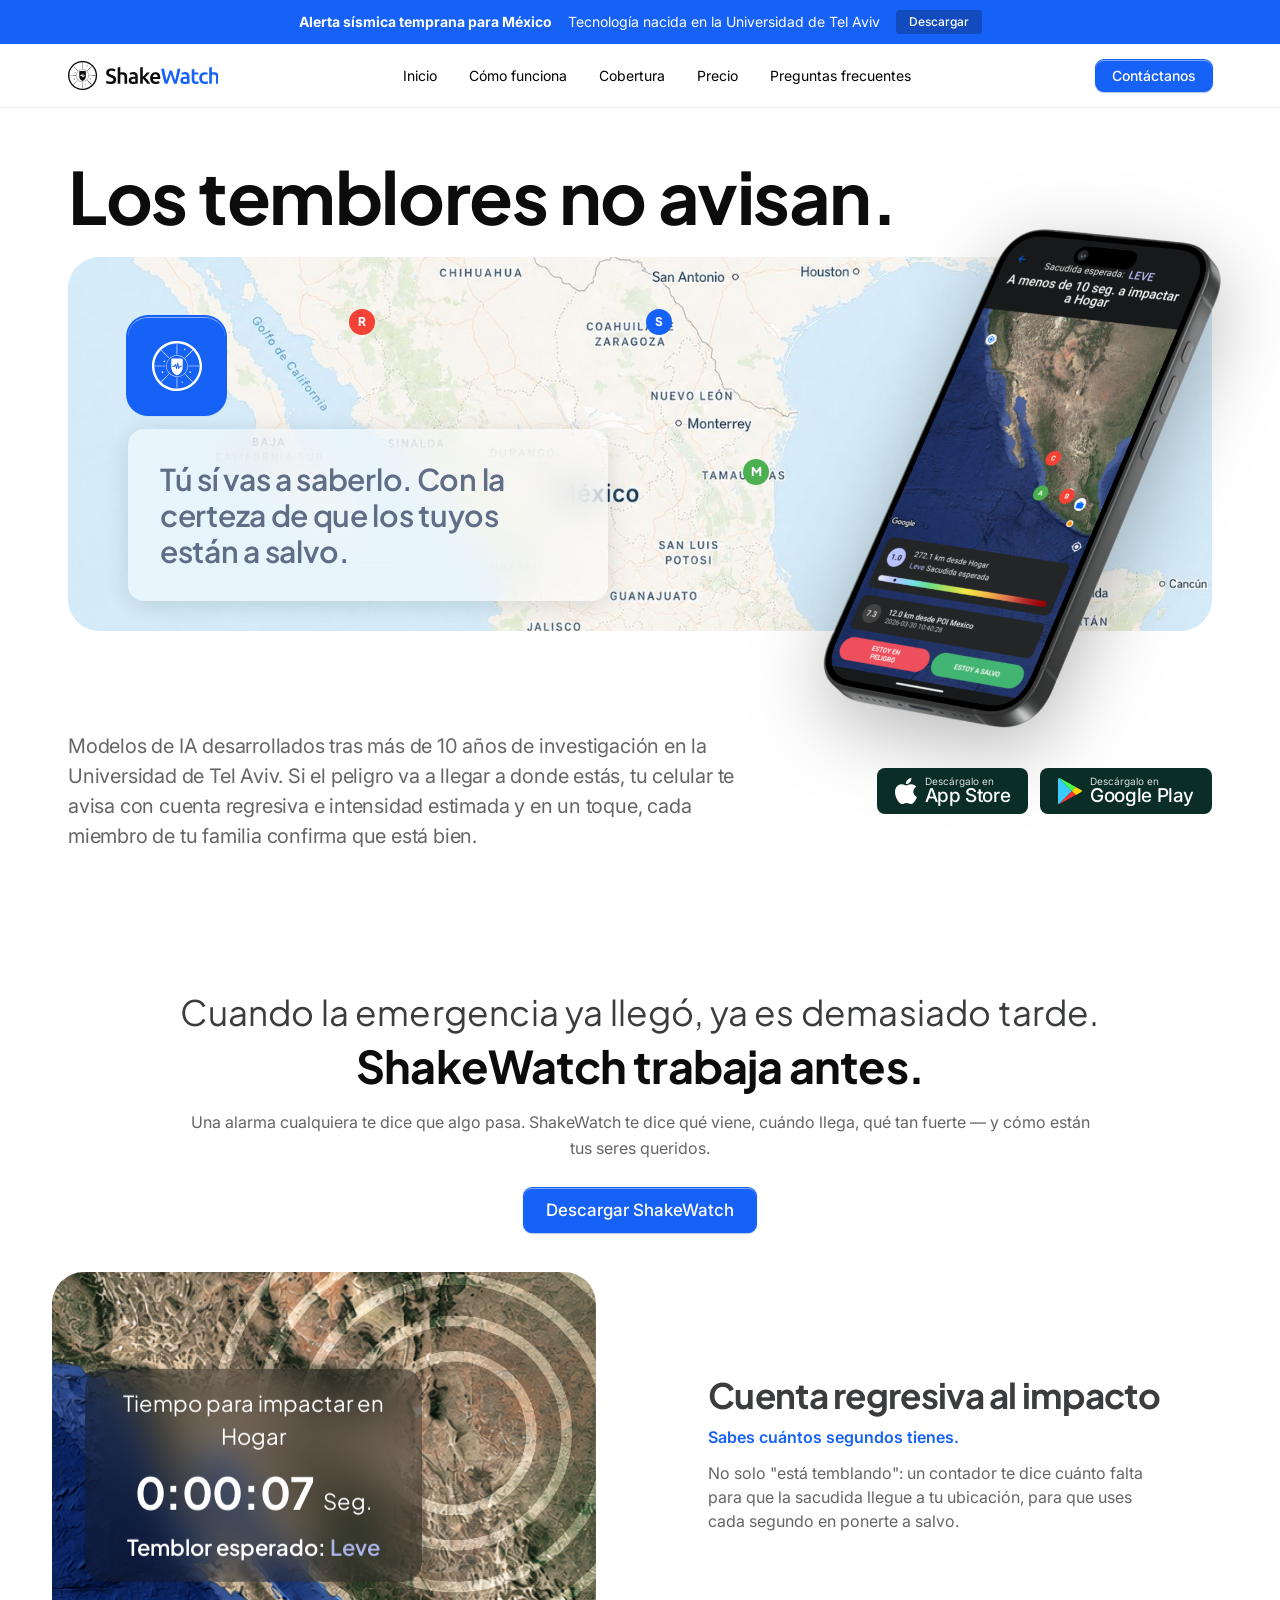
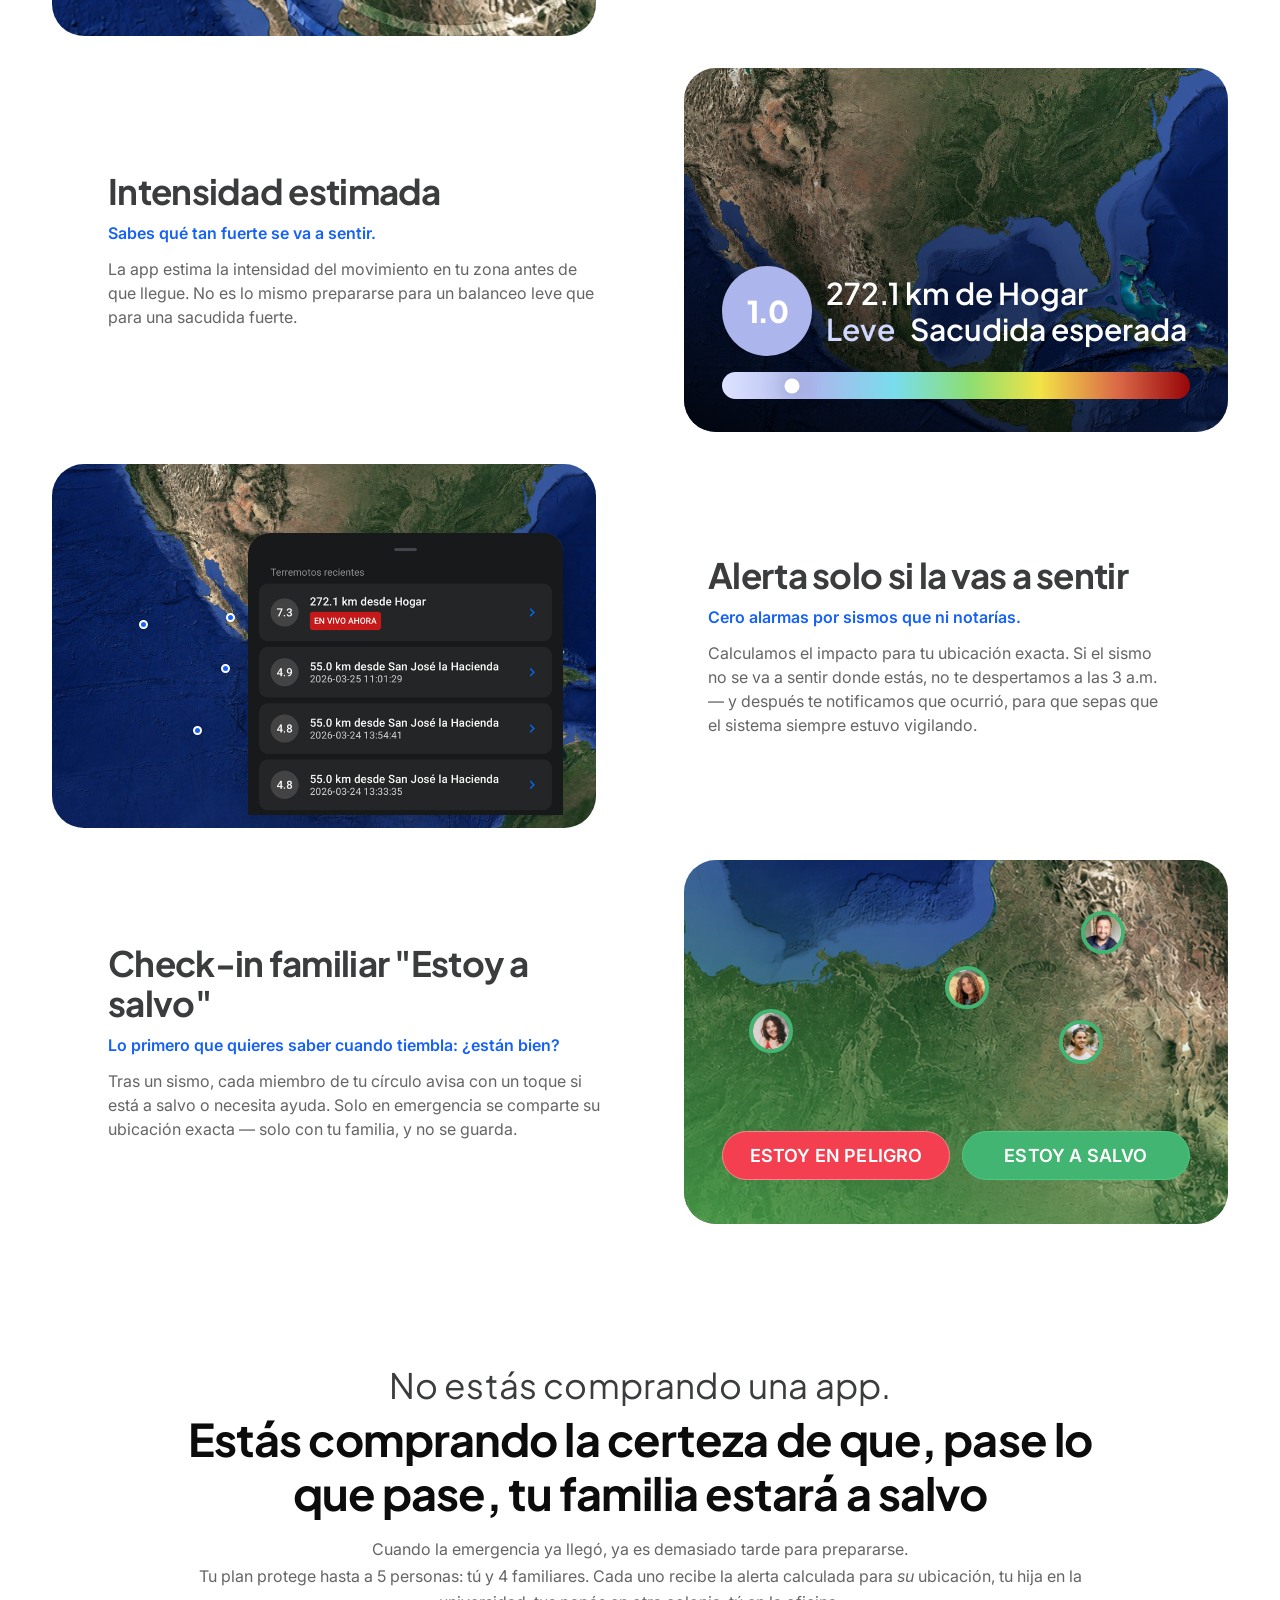
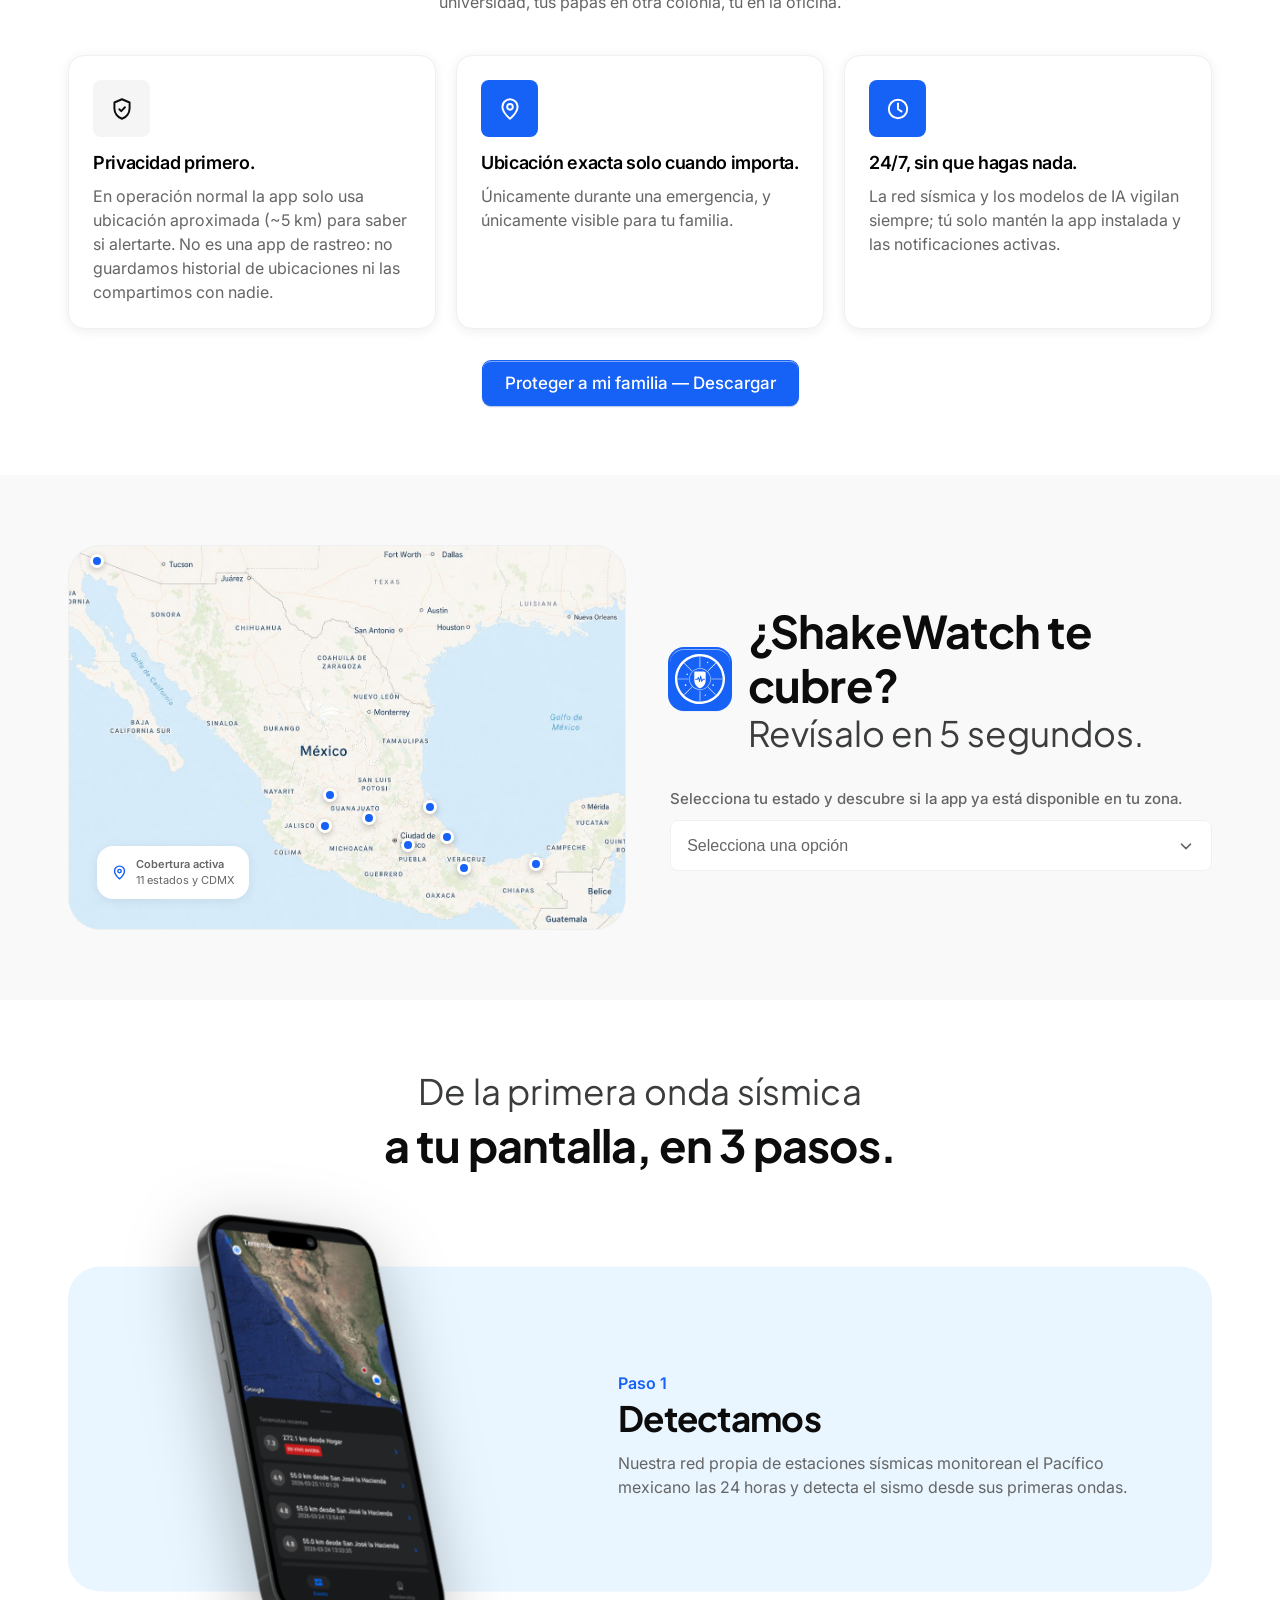
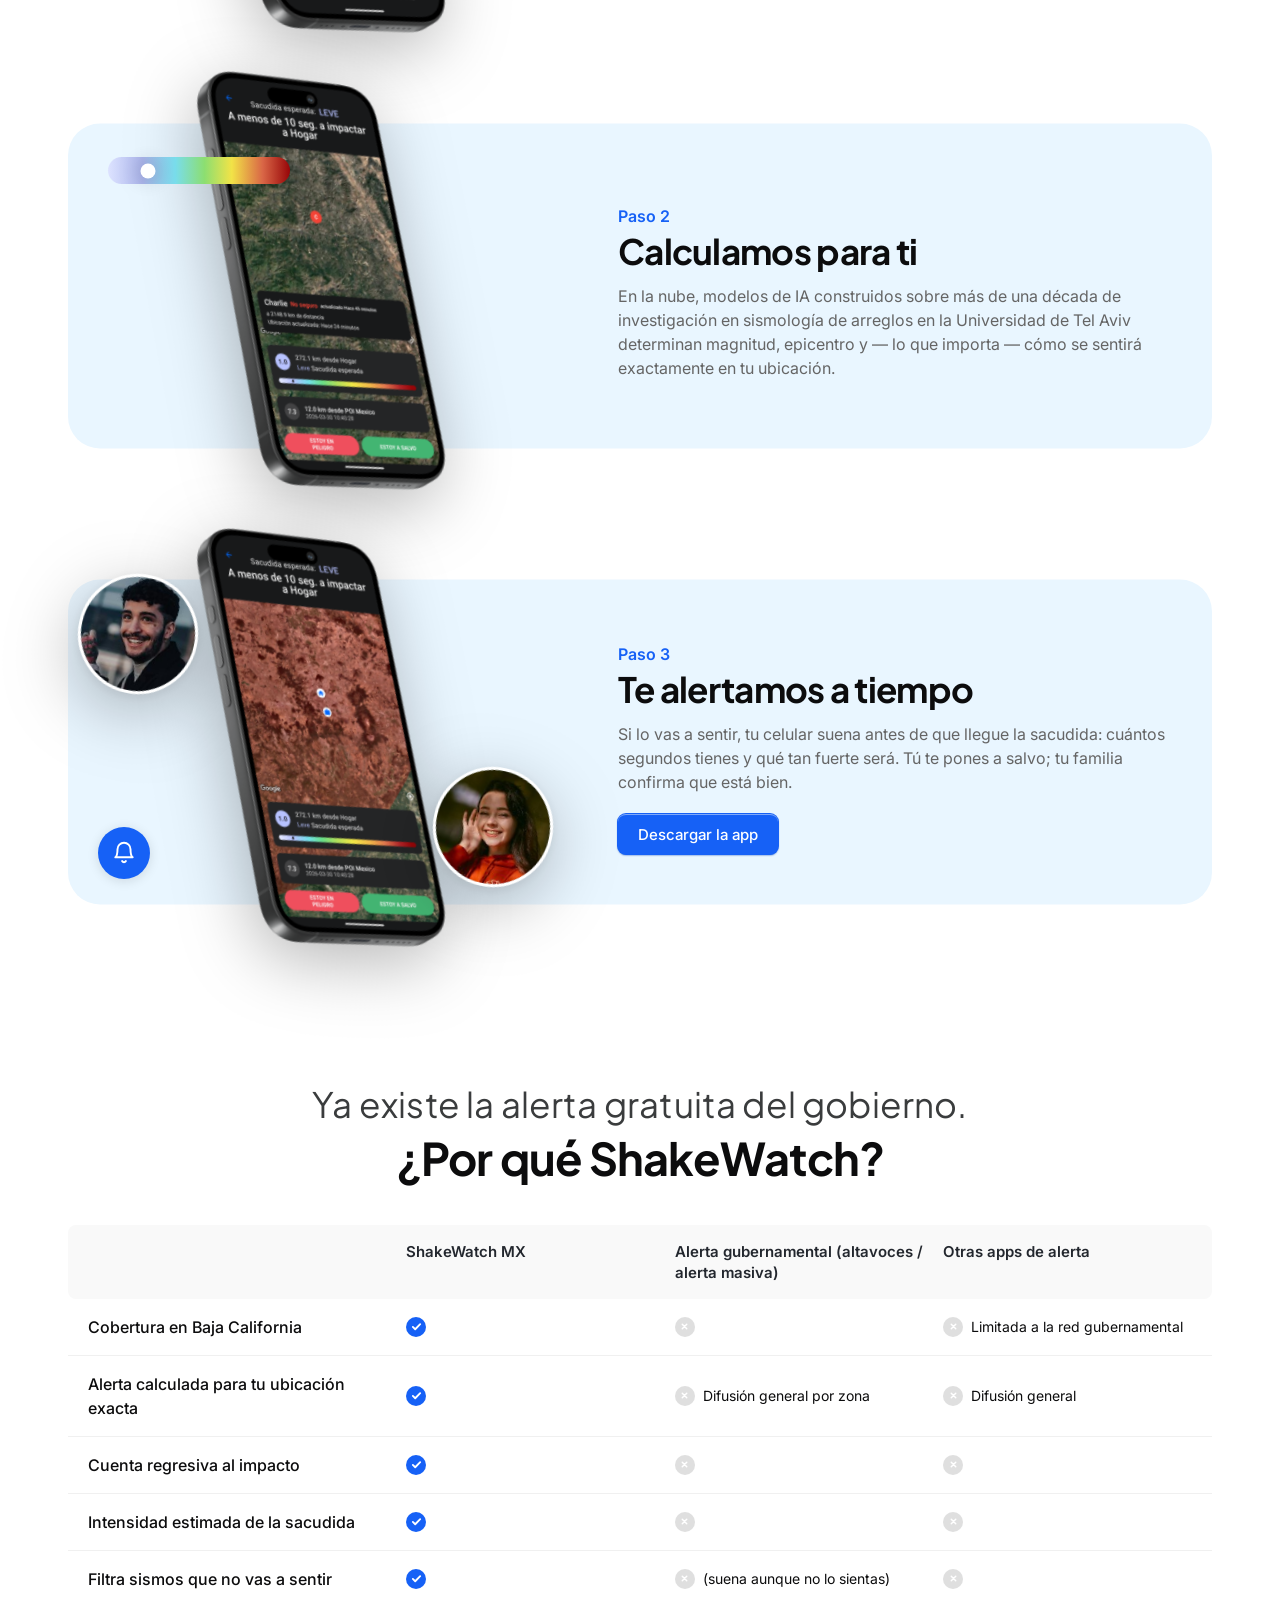
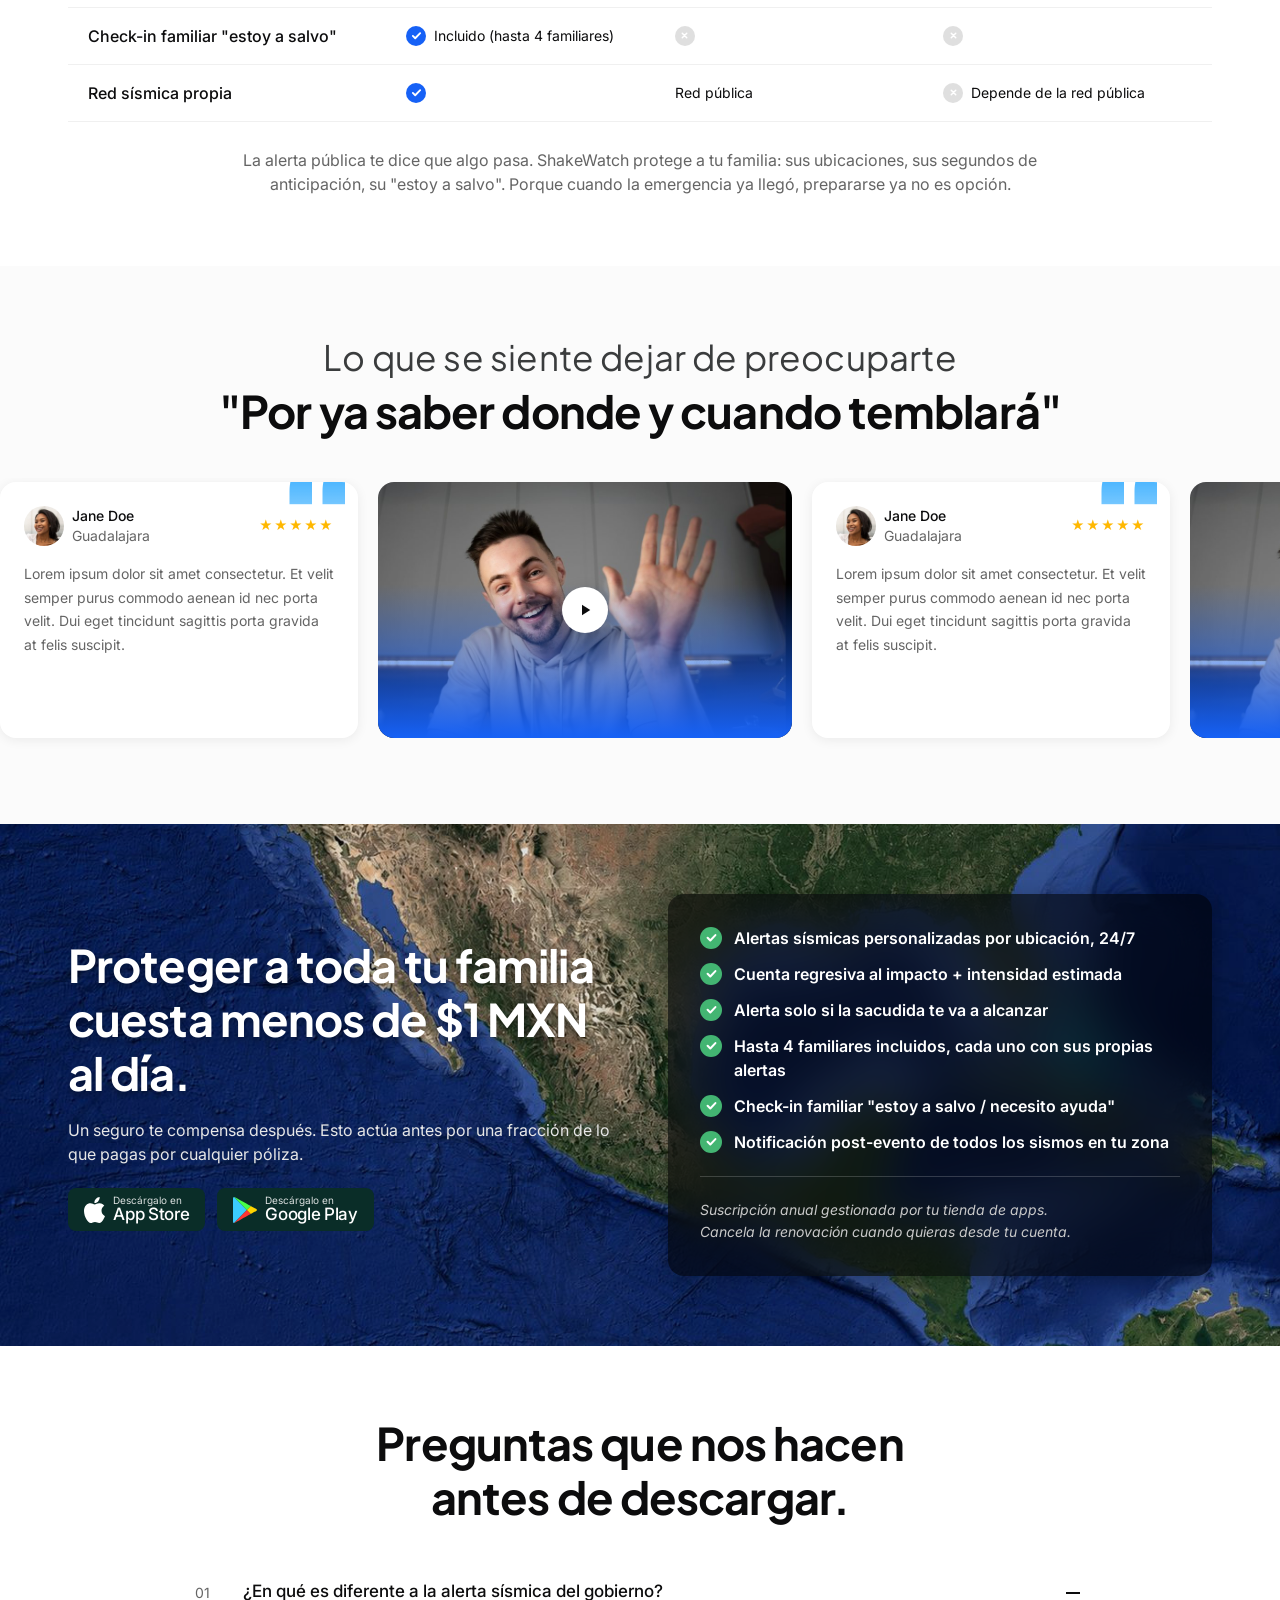
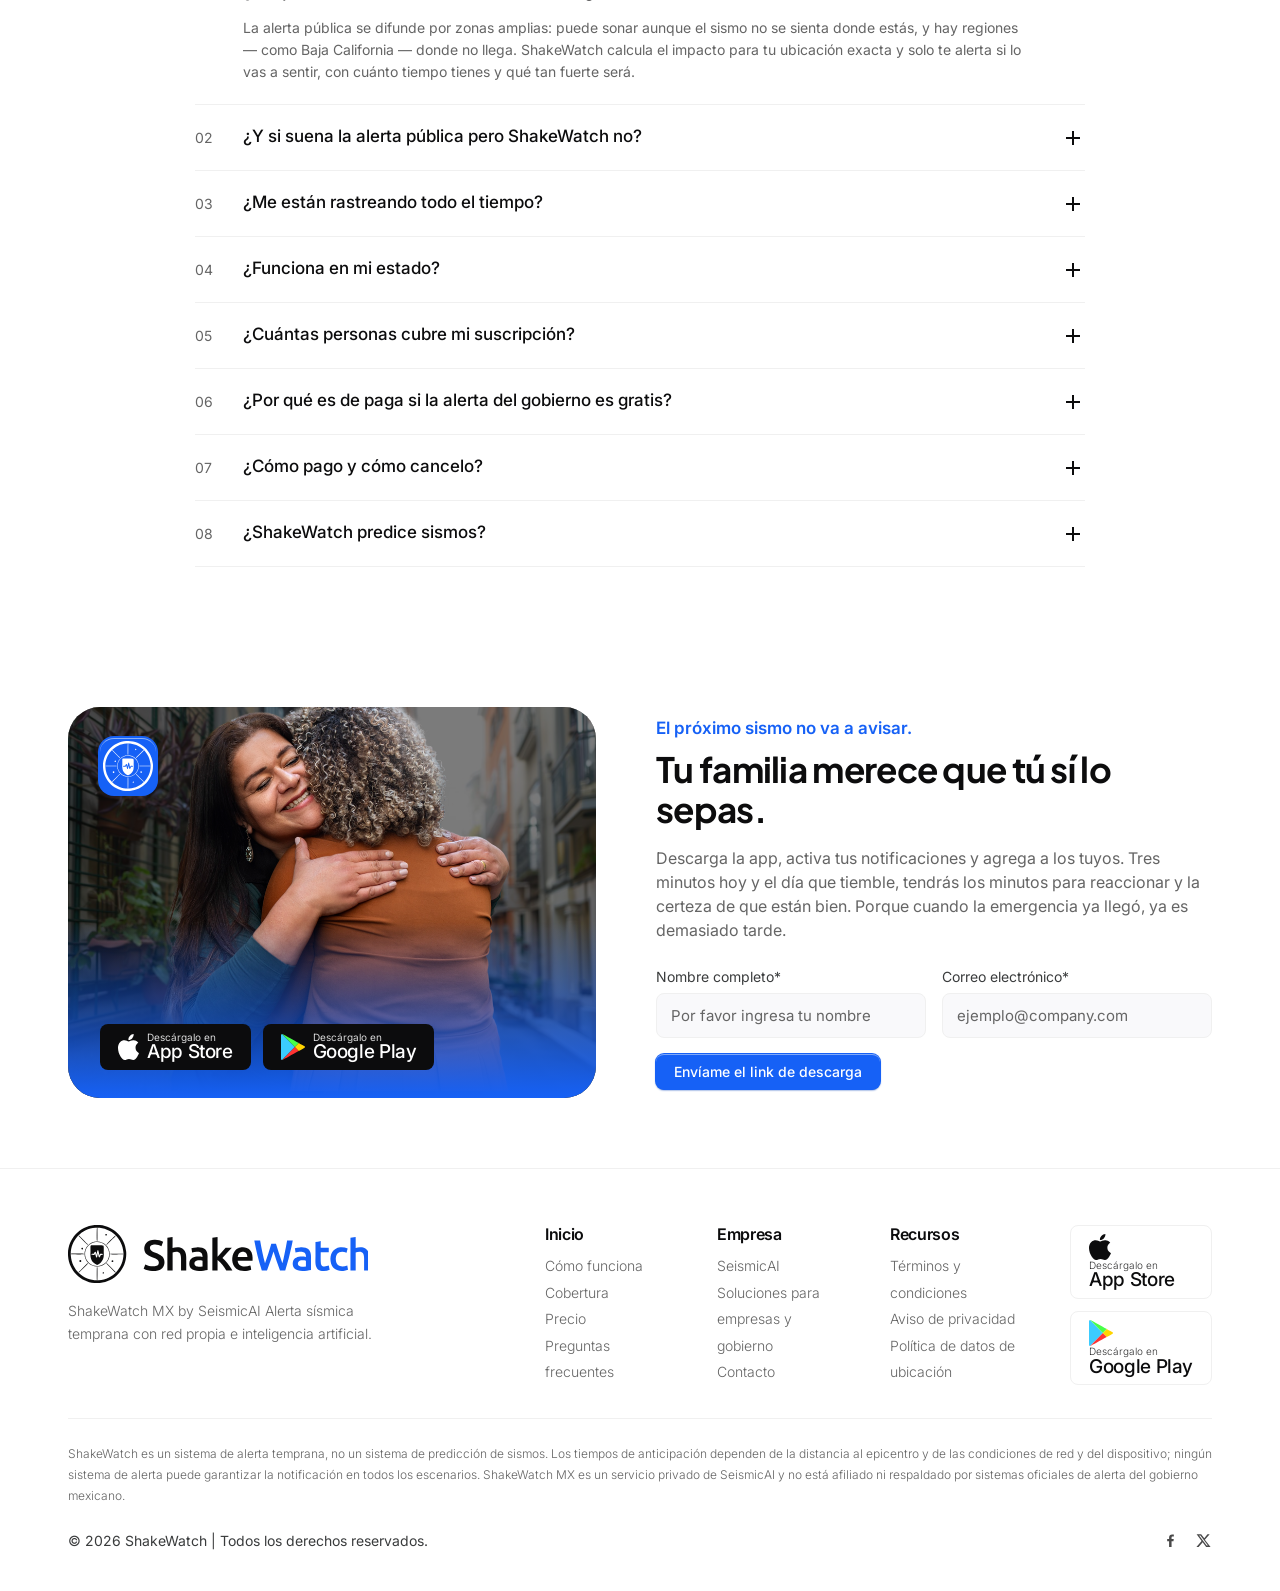
<file: index.html>
<!doctype html>
<html lang="es-MX">
  <head>
    <meta charset="UTF-8" />
    <meta name="viewport" content="width=device-width, initial-scale=1" />
    <title>ShakeWatch MX — Alerta sísmica temprana para México</title>
    <meta
      name="description"
      content="Alerta sísmica temprana calculada para tu ubicación exacta: cuenta regresiva al impacto, intensidad estimada y check-in familiar. Red sísmica propia e inteligencia artificial."
    />
    <meta name="theme-color" content="#1661F6" />

    <link rel="icon" href="Assets/favicon.svg" type="image/svg+xml" />
    <link rel="alternate icon" href="Assets/favicon.ico" sizes="32x32" />
    <link rel="apple-touch-icon" href="Assets/apple-touch-icon.png" />

    <meta property="og:type" content="website" />
    <meta
      property="og:title"
      content="ShakeWatch MX — Los temblores no avisan. Tú sí vas a saberlo."
    />
    <meta
      property="og:description"
      content="Cuenta regresiva al impacto, intensidad estimada y el estado de tu familia. Alerta sísmica temprana para México."
    />
    <meta property="og:image" content="Assets/mapa-mexico.jpg" />

    <link rel="preconnect" href="https://fonts.googleapis.com" />
    <link rel="preconnect" href="https://fonts.gstatic.com" crossorigin />
    <link
      href="https://fonts.googleapis.com/css2?family=Plus+Jakarta+Sans:wght@400;500;600;700;800&family=Inter:ital,wght@0,300;0,400;0,500;0,600;0,700;1,400&display=swap"
      rel="stylesheet"
    />
    <link rel="stylesheet" href="styles.css" />
    <script>
      document.documentElement.className += " js";
    </script>
  </head>
  <body>
    <a class="skip-link" href="#inicio">Saltar al contenido</a>

    <!-- ══════════ BANNER ══════════ -->
    <div class="topbar">
      <div class="topbar__inner">
        <p class="topbar__text">
          <strong>Alerta sísmica temprana para México</strong
          ><span class="topbar__dot" aria-hidden="true"></span
          ><span class="topbar__sub"
            >Tecnología nacida en la Universidad de Tel Aviv</span
          >
        </p>
        <a class="topbar__pill" href="#descargar">Descargar</a>
      </div>
    </div>

    <!-- ══════════ NAV ══════════ -->
    <header class="nav" id="nav">
      <div class="nav__inner">
        <a class="nav__logo" href="#inicio" aria-label="ShakeWatch, inicio">
          <img src="Assets/logo.svg" alt="ShakeWatch" width="150" height="29" />
        </a>

        <nav class="nav__menu" id="nav-menu" aria-label="Principal">
          <a href="#inicio">Inicio</a>
          <a href="#como-funciona">Cómo funciona</a>
          <a href="#cobertura">Cobertura</a>
          <a href="#precio">Precio</a>
          <a href="#faq">Preguntas frecuentes</a>
          <a class="btn btn--primary nav__menu-cta" href="#contacto"
            >Contáctanos</a
          >
        </nav>

        <a class="btn btn--primary nav__cta" href="#contacto">Contáctanos</a>

        <button
          class="nav__burger"
          id="nav-burger"
          aria-label="Abrir menú"
          aria-expanded="false"
          aria-controls="nav-menu"
        >
          <span></span><span></span><span></span>
        </button>
      </div>
    </header>

    <main id="inicio">
      <!-- ══════════ HERO ══════════ -->
      <section class="hero">
        <div class="wrap">
          <h1 class="hero__title">Los temblores no avisan.</h1>

          <div class="hero__stage">
            <div class="hero__card">
              <img
                class="hero__map"
                src="Assets/mapa-mexico.jpg"
                alt="Mapa de México con la red de monitoreo sísmico"
                loading="eager"
              />
              <div class="radar" aria-hidden="true">
                <span></span><span></span><span></span><span></span
                ><span></span>
              </div>

              <div class="badge-icon hero__badge">
                <img src="Assets/marca-blanca.svg" alt="" />
              </div>

              <div class="glass hero__glass">
                <p>
                  Tú sí vas a saberlo. Con la certeza de que los tuyos están a
                  salvo.
                </p>
              </div>

              <span class="mag mag--r" aria-hidden="true">R</span>
              <span class="mag mag--s" aria-hidden="true">S</span>
              <span class="mag mag--m" aria-hidden="true">M</span>
            </div>

            <div class="hero__phone-wrap">
              <img
                class="hero__phone"
                src="Assets/iphone-hero.png"
                alt="App ShakeWatch mostrando una alerta sísmica en el celular"
              />
            </div>
          </div>

          <div class="hero__foot">
            <p class="hero__lead">
              Modelos de IA desarrollados tras más de 10 años de investigación
              en la Universidad de Tel Aviv. Si el peligro va a llegar a donde
              estás, tu celular te avisa con cuenta regresiva e intensidad
              estimada y en un toque, cada miembro de tu familia confirma que
              está bien.
            </p>
            <div class="stores" id="descargar">
              <a class="store" href="#" aria-label="Descargar en App Store">
                <img
                  class="store__ico"
                  src="Assets/apple-blanco.svg"
                  alt=""
                  aria-hidden="true"
                />
                <span><small>Descárgalo en</small><b>App Store</b></span>
              </a>
              <a class="store" href="#" aria-label="Descargar en Google Play">
                <img
                  class="store__ico"
                  src="Assets/google-play.svg"
                  alt=""
                  aria-hidden="true"
                />
                <span><small>Descárgalo en</small><b>Google Play</b></span>
              </a>
            </div>
          </div>
        </div>
      </section>

      <!-- ══════════ FEATURES ══════════ -->
      <section class="features" id="que-hace">
        <div class="wrap">
          <header class="sec-head reveal reveal-text">
            <p class="sec-head__eyebrow">
              Cuando la emergencia ya llegó, ya es demasiado tarde.
            </p>
            <h2 class="sec-head__title">ShakeWatch trabaja antes.</h2>
            <p class="sec-head__sub">
              Una alarma cualquiera te dice que algo pasa. ShakeWatch te dice
              qué viene, cuándo llega, qué tan fuerte — y cómo están tus seres
              queridos.
            </p>
            <a class="btn btn--primary btn--lg" href="#descargar"
              >Descargar ShakeWatch</a
            >
          </header>

          <!-- 01 · Cuenta regresiva -->
          <article class="feat reveal">
            <div class="feat__media">
              <img
                class="feat__bg"
                src="Assets/mapa-satelital-1.jpg"
                alt="Vista satelital del Pacífico mexicano"
                loading="lazy"
              />
              <div class="radar radar--sm" aria-hidden="true">
                <span></span><span></span><span></span><span></span
                ><span></span>
              </div>
              <div class="glass glass--dark countdown">
                <p class="countdown__label">Tiempo para impactar en Hogar</p>
                <p class="countdown__time"><b>0:00:10</b> <span>Seg.</span></p>
                <p class="countdown__meta">
                  Temblor esperado: <span>Leve</span>
                </p>
              </div>
            </div>
            <div class="feat__text reveal-text">
              <h3>Cuenta regresiva al impacto</h3>
              <p class="feat__kicker">Sabes cuántos segundos tienes.</p>
              <p>
                No solo "está temblando": un contador te dice cuánto falta para
                que la sacudida llegue a tu ubicación, para que uses cada
                segundo en ponerte a salvo.
              </p>
            </div>
          </article>

          <!-- 02 · Intensidad -->
          <article class="feat feat--flip reveal">
            <div class="feat__media feat__media--dark">
              <img
                class="feat__bg"
                src="Assets/mapa-satelital-2.jpg"
                alt="Mapa satelital con el epicentro estimado"
                loading="lazy"
              />
              <div class="feat__scrim"></div>
              <div class="intensity">
                <div class="intensity__row">
                  <span class="intensity__mag">1.0</span>
                  <div>
                    <p class="intensity__dist">272.1 km de Hogar</p>
                    <p class="intensity__desc">
                      <span>Leve</span> Sacudida esperada
                    </p>
                  </div>
                </div>
                <div class="scale"><i style="left: 15%"></i></div>
              </div>
            </div>
            <div class="feat__text reveal-text">
              <h3>Intensidad estimada</h3>
              <p class="feat__kicker">Sabes qué tan fuerte se va a sentir.</p>
              <p>
                La app estima la intensidad del movimiento en tu zona antes de
                que llegue. No es lo mismo prepararse para un balanceo leve que
                para una sacudida fuerte.
              </p>
            </div>
          </article>

          <!-- 03 · Alerta solo si la vas a sentir -->
          <article class="feat reveal">
            <div class="feat__media">
              <img
                class="feat__bg"
                src="Assets/mapa-satelital.jpg"
                alt="Mapa con los sismos recientes de la zona"
                loading="lazy"
              />
              <img
                class="feat__inset"
                src="Assets/app-mapa-lista.png"
                alt="Pantalla de la app con la lista de sismos recientes"
                loading="lazy"
              />
              <span class="pin" style="left: 32%; top: 41%"></span>
              <span class="pin" style="left: 16%; top: 43%"></span>
              <span class="pin" style="left: 31%; top: 55%"></span>
              <span class="pin" style="left: 26%; top: 72%"></span>
            </div>
            <div class="feat__text reveal-text">
              <h3>Alerta solo si la vas a sentir</h3>
              <p class="feat__kicker">
                Cero alarmas por sismos que ni notarías.
              </p>
              <p>
                Calculamos el impacto para tu ubicación exacta. Si el sismo no
                se va a sentir donde estás, no te despertamos a las 3 a.m. — y
                después te notificamos que ocurrió, para que sepas que el
                sistema siempre estuvo vigilando.
              </p>
            </div>
          </article>

          <!-- 04 · Check-in familiar -->
          <article class="feat feat--flip reveal">
            <div class="feat__media feat__media--green">
              <img
                class="feat__bg"
                src="Assets/mapa-satelital-4.jpg"
                alt="Mapa con el estado de cada familiar"
                loading="lazy"
              />
              <div class="feat__scrim feat__scrim--green"></div>
              <img
                class="checkin__avatar checkin__avatar--1"
                src="Assets/avatar-1.jpg"
                alt=""
                loading="lazy"
              />
              <img
                class="checkin__avatar checkin__avatar--2"
                src="Assets/avatar-2.jpg"
                alt=""
                loading="lazy"
              />
              <img
                class="checkin__avatar checkin__avatar--3"
                src="Assets/avatar-3.jpg"
                alt=""
                loading="lazy"
              />
              <img
                class="checkin__avatar checkin__avatar--4"
                src="Assets/avatar-4.jpg"
                alt=""
                loading="lazy"
              />
              <div class="checkin">
                <span class="checkin__btn checkin__btn--danger"
                  >ESTOY EN PELIGRO</span
                >
                <span class="checkin__btn checkin__btn--safe"
                  >ESTOY A SALVO</span
                >
              </div>
            </div>
            <div class="feat__text reveal-text">
              <h3>Check-in familiar "Estoy a salvo"</h3>
              <p class="feat__kicker">
                Lo primero que quieres saber cuando tiembla: ¿están bien?
              </p>
              <p>
                Tras un sismo, cada miembro de tu círculo avisa con un toque si
                está a salvo o necesita ayuda. Solo en emergencia se comparte su
                ubicación exacta — solo con tu familia, y no se guarda.
              </p>
            </div>
          </article>
        </div>
      </section>

      <!-- ══════════ PROMESA / PRIVACIDAD ══════════ -->
      <section class="promise">
        <div class="wrap">
          <header class="sec-head reveal reveal-text">
            <p class="sec-head__eyebrow">No estás comprando una app.</p>
            <h2 class="sec-head__title">
              Estás comprando la certeza de que, pase lo que pase, tu familia
              estará a salvo
            </h2>
            <p class="sec-head__sub">
              Cuando la emergencia ya llegó, ya es demasiado tarde para
              prepararse.<br />Tu plan protege hasta a 5 personas: tú y 4
              familiares. Cada uno recibe la alerta calculada para
              <em>su</em> ubicación, tu hija en la universidad, tus papás en
              otra colonia, tú en la oficina.
            </p>
          </header>

          <div class="cards reveal">
            <article class="card">
              <span class="card__ico card__ico--light">
                <svg
                  viewBox="0 0 24 24"
                  width="26"
                  height="26"
                  fill="none"
                  stroke="#0C0C0D"
                  stroke-width="1.8"
                  stroke-linecap="round"
                  stroke-linejoin="round"
                >
                  <path
                    d="M12 3l7 3v5.5c0 4.3-2.9 8.2-7 9.5-4.1-1.3-7-5.2-7-9.5V6l7-3z"
                  />
                  <path d="M9.5 12.2l1.8 1.8 3.4-3.6" />
                </svg>
              </span>
              <h3>Privacidad primero.</h3>
              <p>
                En operación normal la app solo usa ubicación aproximada (~5 km)
                para saber si alertarte. No es una app de rastreo: no guardamos
                historial de ubicaciones ni las compartimos con nadie.
              </p>
            </article>
            <article class="card">
              <span class="card__ico">
                <svg
                  viewBox="0 0 24 24"
                  width="26"
                  height="26"
                  fill="none"
                  stroke="#fff"
                  stroke-width="1.8"
                  stroke-linecap="round"
                  stroke-linejoin="round"
                >
                  <path d="M12 21s7-5.6 7-11a7 7 0 10-14 0c0 5.4 7 11 7 11z" />
                  <circle cx="12" cy="10" r="2.6" />
                </svg>
              </span>
              <h3>Ubicación exacta solo cuando importa.</h3>
              <p>
                Únicamente durante una emergencia, y únicamente visible para tu
                familia.
              </p>
            </article>
            <article class="card">
              <span class="card__ico">
                <svg
                  viewBox="0 0 24 24"
                  width="26"
                  height="26"
                  fill="none"
                  stroke="#fff"
                  stroke-width="1.8"
                  stroke-linecap="round"
                  stroke-linejoin="round"
                >
                  <circle cx="12" cy="12" r="8.5" />
                  <path d="M12 7v5.2l3.2 2" />
                </svg>
              </span>
              <h3>24/7, sin que hagas nada.</h3>
              <p>
                La red sísmica y los modelos de IA vigilan siempre; tú solo
                mantén la app instalada y las notificaciones activas.
              </p>
            </article>
          </div>

          <div class="center reveal">
            <a class="btn btn--primary btn--lg" href="#descargar"
              >Proteger a mi familia — Descargar</a
            >
          </div>
        </div>
      </section>

      <!-- ══════════ COBERTURA ══════════ -->
      <section class="coverage" id="cobertura">
        <div class="wrap coverage__grid">
          <div class="coverage__map reveal">
            <img
              src="Assets/mapa-mexico.jpg"
              alt="Mapa de cobertura de ShakeWatch en México"
              loading="lazy"
            />
            <span class="dot" style="left: 47%; top: 65%"></span>
            <span class="dot" style="left: 46%; top: 73%"></span>
            <span class="dot" style="left: 54%; top: 71%"></span>
            <span class="dot" style="left: 61%; top: 78%"></span>
            <span class="dot" style="left: 71%; top: 84%"></span>
            <span class="dot" style="left: 84%; top: 83%"></span>
            <span class="dot" style="left: 65%; top: 68%"></span>
            <span class="dot" style="left: 68%; top: 76%"></span>
            <span class="dot" style="left: 5%; top: 4%"></span>
            <div class="coverage__badge">
              <svg
                viewBox="0 0 24 24"
                width="17"
                height="17"
                fill="none"
                stroke="#1661F6"
                stroke-width="2"
                stroke-linecap="round"
                stroke-linejoin="round"
              >
                <path d="M12 21s7-5.6 7-11a7 7 0 10-14 0c0 5.4 7 11 7 11z" />
                <circle cx="12" cy="10" r="2.4" />
              </svg>
              <span><b>Cobertura activa</b><i>11 estados y CDMX</i></span>
            </div>
          </div>

          <div class="coverage__panel reveal">
            <div class="coverage__head">
              <span class="badge-icon badge-icon--md"
                ><img
                  src="Assets/marca-blanca.svg"
                  alt=""
                  width="34"
                  height="34"
              /></span>
              <div>
                <h2>¿ShakeWatch te cubre?</h2>
                <p class="coverage__kicker">Revísalo en 5 segundos.</p>
              </div>
            </div>

            <label class="coverage__label" for="estado"
              >Selecciona tu estado y descubre si la app ya está disponible en
              tu zona.</label
            >
            <div class="select">
              <select id="estado" name="estado">
                <option value="" selected>Selecciona una opción</option>
                <option value="1">Baja California* [POR CONFIRMAR]</option>
                <option value="1">Jalisco</option>
                <option value="1">Colima</option>
                <option value="1">Michoacán</option>
                <option value="1">Guerrero</option>
                <option value="1">Oaxaca</option>
                <option value="1">Chiapas</option>
                <option value="1">Puebla</option>
                <option value="1">Morelos</option>
                <option value="1">Estado de México</option>
                <option value="1">CDMX</option>
                <option value="0">Otro estado</option>
              </select>
              <svg
                viewBox="0 0 24 24"
                width="18"
                height="18"
                fill="none"
                stroke="#656565"
                stroke-width="2"
                stroke-linecap="round"
                stroke-linejoin="round"
                aria-hidden="true"
              >
                <path d="M6 9.5l6 6 6-6" />
              </svg>
            </div>
          </div>
        </div>
      </section>

      <!-- ══════════ CÓMO FUNCIONA ══════════ -->
      <section class="steps" id="como-funciona">
        <div class="wrap">
          <header class="sec-head reveal reveal-text">
            <p class="sec-head__eyebrow">De la primera onda sísmica</p>
            <h2 class="sec-head__title">a tu pantalla, en 3 pasos.</h2>
          </header>

          <article class="step reveal">
            <div class="step__media">
              <div class="radar radar--xs" aria-hidden="true">
                <span></span><span></span><span></span><span></span
                ><span></span>
              </div>
              <img
                src="Assets/paso-1.png"
                alt="Celular mostrando la detección de un sismo"
                loading="lazy"
              />
            </div>
            <div class="step__text reveal-text">
              <p class="step__n">Paso 1</p>
              <h3>Detectamos</h3>
              <p>
                Nuestra red propia de estaciones sísmicas monitorean el Pacífico
                mexicano las 24 horas y detecta el sismo desde sus primeras
                ondas.
              </p>
            </div>
          </article>

          <article class="step reveal">
            <div class="step__media">
              <div class="scale scale--float" aria-hidden="true">
                <i style="left: 22%"></i>
              </div>
              <img
                src="Assets/paso-2.png"
                alt="Celular calculando magnitud e intensidad"
                loading="lazy"
              />
            </div>
            <div class="step__text reveal-text">
              <p class="step__n">Paso 2</p>
              <h3>Calculamos para ti</h3>
              <p>
                En la nube, modelos de IA construidos sobre más de una década de
                investigación en sismología de arreglos en la Universidad de Tel
                Aviv determinan magnitud, epicentro y — lo que importa — cómo se
                sentirá exactamente en tu ubicación.
              </p>
            </div>
          </article>

          <article class="step reveal">
            <div class="step__media">
              <img
                class="step__avatar step__avatar--a"
                src="Assets/avatar-5.jpg"
                alt=""
                loading="lazy"
              />
              <img
                class="step__avatar step__avatar--b"
                src="Assets/avatar-6.jpg"
                alt=""
                loading="lazy"
              />
              <span class="step__bell">
                <svg
                  viewBox="0 0 24 24"
                  width="26"
                  height="26"
                  fill="none"
                  stroke="#fff"
                  stroke-width="1.8"
                  stroke-linecap="round"
                  stroke-linejoin="round"
                >
                  <path
                    d="M18 8.5a6 6 0 10-12 0c0 6-2 7.5-2 7.5h16s-2-1.5-2-7.5z"
                  />
                  <path d="M13.7 19.5a2 2 0 01-3.4 0" />
                </svg>
              </span>
              <img
                src="Assets/paso-3.png"
                alt="Celular recibiendo la alerta antes de la sacudida"
                loading="lazy"
              />
            </div>
            <div class="step__text reveal-text">
              <p class="step__n">Paso 3</p>
              <h3>Te alertamos a tiempo</h3>
              <p>
                Si lo vas a sentir, tu celular suena antes de que llegue la
                sacudida: cuántos segundos tienes y qué tan fuerte será. Tú te
                pones a salvo; tu familia confirma que está bien.
              </p>
              <a class="btn btn--primary" href="#descargar">Descargar la app</a>
            </div>
          </article>
        </div>
      </section>

      <!-- ══════════ COMPARATIVA ══════════ -->
      <section class="compare">
        <div class="wrap">
          <header class="sec-head reveal reveal-text">
            <p class="sec-head__eyebrow">
              Ya existe la alerta gratuita del gobierno.
            </p>
            <h2 class="sec-head__title">¿Por qué ShakeWatch?</h2>
          </header>

          <div class="table reveal">
            <div class="table__head">
              <span></span>
              <span>ShakeWatch MX</span>
              <span>Alerta gubernamental (altavoces / alerta masiva)</span>
              <span>Otras apps de alerta</span>
            </div>

            <div class="table__row">
              <span class="table__feat">Cobertura en Baja California</span>
              <span data-th="ShakeWatch MX"><b class="ok"></b></span>
              <span data-th="Alerta gubernamental"><b class="no"></b></span>
              <span data-th="Otras apps"
                ><b class="no"></b> Limitada a la red gubernamental</span
              >
            </div>
            <div class="table__row">
              <span class="table__feat"
                >Alerta calculada para tu ubicación exacta</span
              >
              <span data-th="ShakeWatch MX"><b class="ok"></b></span>
              <span data-th="Alerta gubernamental"
                ><b class="no"></b> Difusión general por zona</span
              >
              <span data-th="Otras apps"
                ><b class="no"></b> Difusión general</span
              >
            </div>
            <div class="table__row">
              <span class="table__feat">Cuenta regresiva al impacto</span>
              <span data-th="ShakeWatch MX"><b class="ok"></b></span>
              <span data-th="Alerta gubernamental"><b class="no"></b></span>
              <span data-th="Otras apps"><b class="no"></b></span>
            </div>
            <div class="table__row">
              <span class="table__feat"
                >Intensidad estimada de la sacudida</span
              >
              <span data-th="ShakeWatch MX"><b class="ok"></b></span>
              <span data-th="Alerta gubernamental"><b class="no"></b></span>
              <span data-th="Otras apps"><b class="no"></b></span>
            </div>
            <div class="table__row">
              <span class="table__feat">Filtra sismos que no vas a sentir</span>
              <span data-th="ShakeWatch MX"><b class="ok"></b></span>
              <span data-th="Alerta gubernamental"
                ><b class="no"></b> (suena aunque no lo sientas)</span
              >
              <span data-th="Otras apps"><b class="no"></b></span>
            </div>
            <div class="table__row">
              <span class="table__feat">Check-in familiar "estoy a salvo"</span>
              <span data-th="ShakeWatch MX"
                ><b class="ok"></b> Incluido (hasta 4 familiares)</span
              >
              <span data-th="Alerta gubernamental"><b class="no"></b></span>
              <span data-th="Otras apps"><b class="no"></b></span>
            </div>
            <div class="table__row">
              <span class="table__feat">Red sísmica propia</span>
              <span data-th="ShakeWatch MX"><b class="ok"></b></span>
              <span data-th="Alerta gubernamental">Red pública</span>
              <span data-th="Otras apps"
                ><b class="no"></b> Depende de la red pública</span
              >
            </div>
          </div>

          <p class="compare__note reveal">
            La alerta pública te dice que algo pasa. ShakeWatch protege a tu
            familia: sus ubicaciones, sus segundos de anticipación, su "estoy a
            salvo". Porque cuando la emergencia ya llegó, prepararse ya no es
            opción.
          </p>
        </div>
      </section>

      <!-- ══════════ TESTIMONIOS ══════════ -->
      <section class="voices">
        <div class="wrap">
          <header class="sec-head reveal reveal-text">
            <p class="sec-head__eyebrow">
              Lo que se siente dejar de preocuparte
            </p>
            <h2 class="sec-head__title">
              "Por ya saber donde y cuando temblará"
            </h2>
          </header>
        </div>

        <div class="voices__rail reveal">
          <div class="voices__track">
            <article class="quote">
              <span class="quote__mark" aria-hidden="true">“</span>
              <div class="quote__head">
                <img src="Assets/avatar-testimonio.jpg" alt="" loading="lazy" />
                <div><b>Jane Doe</b><i>Guadalajara</i></div>
                <span class="stars" aria-label="5 de 5 estrellas">★★★★★</span>
              </div>
              <p>
                Lorem ipsum dolor sit amet consectetur. Et velit semper purus
                commodo aenean id nec porta velit. Dui eget tincidunt sagittis
                porta gravida at felis suscipit.
              </p>
            </article>

            <article
              class="voices__video"
              tabindex="0"
              role="button"
              aria-label="Reproducir testimonio en video de una usuaria de ShakeWatch"
              data-video="Assets/testimonio-1.mp4"
              data-poster="Assets/testimonio-video.jpg"
            >
              <img
                src="Assets/testimonio-video.jpg"
                alt="Testimonio en video de una usuaria de ShakeWatch"
                loading="lazy"
              />
              <button
                class="voices__play"
                type="button"
                tabindex="-1"
                aria-hidden="true"
              >
                <svg
                  viewBox="0 0 24 24"
                  width="18"
                  height="18"
                  fill="#0C0C0D"
                  aria-hidden="true"
                >
                  <path d="M8 5l11 7-11 7z" />
                </svg>
              </button>
            </article>

            <article class="quote">
              <span class="quote__mark" aria-hidden="true">“</span>
              <div class="quote__head">
                <img src="Assets/avatar-testimonio.jpg" alt="" loading="lazy" />
                <div><b>Jane Doe</b><i>Guadalajara</i></div>
                <span class="stars" aria-label="5 de 5 estrellas">★★★★★</span>
              </div>
              <p>
                Lorem ipsum dolor sit amet consectetur. Et velit semper purus
                commodo aenean id nec porta velit. Dui eget tincidunt sagittis
                porta gravida at felis suscipit.
              </p>
            </article>

            <article
              class="voices__video"
              tabindex="0"
              role="button"
              aria-label="Reproducir testimonio en video de un usuario de ShakeWatch"
              data-video="Assets/testimonio-2.mp4"
              data-poster="Assets/testimonio-video.jpg"
            >
              <img
                src="Assets/testimonio-video.jpg"
                alt="Testimonio en video de un usuario de ShakeWatch"
                loading="lazy"
              />
              <button
                class="voices__play"
                type="button"
                tabindex="-1"
                aria-hidden="true"
              >
                <svg
                  viewBox="0 0 24 24"
                  width="18"
                  height="18"
                  fill="#0C0C0D"
                  aria-hidden="true"
                >
                  <path d="M8 5l11 7-11 7z" />
                </svg>
              </button>
            </article>

            <div class="voices__dup" aria-hidden="true">
              <article class="quote">
                <span class="quote__mark" aria-hidden="true">“</span>
                <div class="quote__head">
                  <img
                    src="Assets/avatar-testimonio.jpg"
                    alt=""
                    loading="lazy"
                  />
                  <div><b>Jane Doe</b><i>Guadalajara</i></div>
                  <span class="stars" aria-label="5 de 5 estrellas">★★★★★</span>
                </div>
                <p>
                  Lorem ipsum dolor sit amet consectetur. Et velit semper purus
                  commodo aenean id nec porta velit. Dui eget tincidunt sagittis
                  porta gravida at felis suscipit.
                </p>
              </article>

              <article class="voices__video">
                <img src="Assets/testimonio-video.jpg" alt="" loading="lazy" />
                <button
                  class="voices__play"
                  type="button"
                  tabindex="-1"
                  aria-hidden="true"
                >
                  <svg
                    viewBox="0 0 24 24"
                    width="18"
                    height="18"
                    fill="#0C0C0D"
                    aria-hidden="true"
                  >
                    <path d="M8 5l11 7-11 7z" />
                  </svg>
                </button>
              </article>

              <article class="quote">
                <span class="quote__mark" aria-hidden="true">“</span>
                <div class="quote__head">
                  <img
                    src="Assets/avatar-testimonio.jpg"
                    alt=""
                    loading="lazy"
                  />
                  <div><b>Jane Doe</b><i>Guadalajara</i></div>
                  <span class="stars" aria-label="5 de 5 estrellas">★★★★★</span>
                </div>
                <p>
                  Lorem ipsum dolor sit amet consectetur. Et velit semper purus
                  commodo aenean id nec porta velit. Dui eget tincidunt sagittis
                  porta gravida at felis suscipit.
                </p>
              </article>

              <article class="voices__video">
                <img src="Assets/testimonio-video.jpg" alt="" loading="lazy" />
                <button
                  class="voices__play"
                  type="button"
                  tabindex="-1"
                  aria-hidden="true"
                >
                  <svg
                    viewBox="0 0 24 24"
                    width="18"
                    height="18"
                    fill="#0C0C0D"
                    aria-hidden="true"
                  >
                    <path d="M8 5l11 7-11 7z" />
                  </svg>
                </button>
              </article>
            </div>
          </div>
        </div>
      </section>

      <!-- ══════════ PRECIO ══════════ -->
      <section class="pricing" id="precio">
        <img
          class="pricing__bg"
          src="Assets/mapa-satelital.jpg"
          alt=""
          aria-hidden="true"
          loading="lazy"
        />
        <div class="wrap pricing__grid">
          <div class="pricing__left reveal reveal-text">
            <h2>Proteger a toda tu familia cuesta menos de $1 MXN al día.</h2>
            <p>
              Un seguro te compensa después. Esto actúa antes por una fracción
              de lo que pagas por cualquier póliza.
            </p>
            <div class="stores stores--sm">
              <a class="store" href="#" aria-label="Descargar en App Store">
                <img
                  class="store__ico"
                  src="Assets/apple-blanco.svg"
                  alt=""
                  aria-hidden="true"
                />
                <span><small>Descárgalo en</small><b>App Store</b></span>
              </a>
              <a class="store" href="#" aria-label="Descargar en Google Play">
                <img
                  class="store__ico"
                  src="Assets/google-play.svg"
                  alt=""
                  aria-hidden="true"
                />
                <span><small>Descárgalo en</small><b>Google Play</b></span>
              </a>
            </div>
          </div>

          <div class="pricing__card reveal">
            <ul>
              <li>Alertas sísmicas personalizadas por ubicación, 24/7</li>
              <li>Cuenta regresiva al impacto + intensidad estimada</li>
              <li>Alerta solo si la sacudida te va a alcanzar</li>
              <li>
                Hasta 4 familiares incluidos, cada uno con sus propias alertas
              </li>
              <li>Check-in familiar "estoy a salvo / necesito ayuda"</li>
              <li>Notificación post-evento de todos los sismos en tu zona</li>
            </ul>
            <hr />
            <p class="pricing__fine">
              Suscripción anual gestionada por tu tienda de apps.<br />Cancela
              la renovación cuando quieras desde tu cuenta.
            </p>
          </div>
        </div>
      </section>

      <!-- ══════════ FAQ ══════════ -->
      <section class="faq" id="faq">
        <div class="wrap">
          <h2 class="faq__title reveal">
            Preguntas que nos hacen antes de descargar.
          </h2>

          <div class="faq__list reveal">
            <details class="faq__item" open>
              <summary>
                <span class="faq__n">01</span
                ><span class="faq__q"
                  >¿En qué es diferente a la alerta sísmica del gobierno?</span
                ><i aria-hidden="true"></i>
              </summary>
              <div class="faq__a">
                <span class="faq__n" aria-hidden="true"></span>
                <p>
                  La alerta pública se difunde por zonas amplias: puede sonar
                  aunque el sismo no se sienta donde estás, y hay regiones —
                  como Baja California — donde no llega. ShakeWatch calcula el
                  impacto para tu ubicación exacta y solo te alerta si lo vas a
                  sentir, con cuánto tiempo tienes y qué tan fuerte será.
                </p>
              </div>
            </details>

            <details class="faq__item">
              <summary>
                <span class="faq__n">02</span
                ><span class="faq__q"
                  >¿Y si suena la alerta pública pero ShakeWatch no?</span
                ><i aria-hidden="true"></i>
              </summary>
              <div class="faq__a">
                <span class="faq__n" aria-hidden="true"></span>
                <p>
                  Es intencional. Significa que nuestro sistema estimó que en tu
                  ubicación no sentirías el sismo. Después del evento recibirás
                  una notificación confirmando que ocurrió y que fuiste evaluado
                  — el sistema nunca dejó de vigilar.
                </p>
              </div>
            </details>

            <details class="faq__item">
              <summary>
                <span class="faq__n">03</span
                ><span class="faq__q">¿Me están rastreando todo el tiempo?</span
                ><i aria-hidden="true"></i>
              </summary>
              <div class="faq__a">
                <span class="faq__n" aria-hidden="true"></span>
                <p>
                  No. En operación normal la app usa tu ubicación aproximada
                  (unos 5 km) solo para decidir si alertarte, y no guardamos
                  historial. Tu ubicación exacta se comparte únicamente durante
                  una emergencia y únicamente con tu familia.
                </p>
              </div>
            </details>

            <details class="faq__item">
              <summary>
                <span class="faq__n">04</span
                ><span class="faq__q">¿Funciona en mi estado?</span
                ><i aria-hidden="true"></i>
              </summary>
              <div class="faq__a">
                <span class="faq__n" aria-hidden="true"></span>
                <p>
                  Hoy cubrimos 10 estados del centro y Pacífico de México [lista
                  en la sección de cobertura] y estamos llegando a Baja
                  California [CONFIRMAR]. Si tu estado aún no está cubierto,
                  déjanos tu correo y te avisamos cuando la red esté activa.
                </p>
              </div>
            </details>

            <details class="faq__item">
              <summary>
                <span class="faq__n">05</span
                ><span class="faq__q"
                  >¿Cuántas personas cubre mi suscripción?</span
                ><i aria-hidden="true"></i>
              </summary>
              <div class="faq__a">
                <span class="faq__n" aria-hidden="true"></span>
                <p>
                  Tú más hasta 4 familiares. Cada uno recibe alertas calculadas
                  para su propia ubicación y participa en el check-in familiar.
                </p>
              </div>
            </details>

            <details class="faq__item">
              <summary>
                <span class="faq__n">06</span
                ><span class="faq__q"
                  >¿Por qué es de paga si la alerta del gobierno es
                  gratis?</span
                ><i aria-hidden="true"></i>
              </summary>
              <div class="faq__a">
                <span class="faq__n" aria-hidden="true"></span>
                <p>
                  Porque operamos nuestra propia red de estaciones sísmicas y
                  modelos de IA nacidos de más de 10 años de investigación en la
                  Universidad de Tel Aviv, para darte lo que la difusión masiva
                  no puede: precisión por ubicación, cuenta regresiva,
                  intensidad estimada y el estado de tu familia. Piénsalo como
                  piensas cualquier protección para los tuyos — solo que esta
                  actúa antes de la emergencia, no después.
                </p>
              </div>
            </details>

            <details class="faq__item">
              <summary>
                <span class="faq__n">07</span
                ><span class="faq__q">¿Cómo pago y cómo cancelo?</span
                ><i aria-hidden="true"></i>
              </summary>
              <div class="faq__a">
                <span class="faq__n" aria-hidden="true"></span>
                <p>
                  La suscripción se contrata y se gestiona directamente en App
                  Store o Google Play. Puedes desactivar la renovación en
                  cualquier momento desde la configuración de tu tienda.
                </p>
              </div>
            </details>

            <details class="faq__item">
              <summary>
                <span class="faq__n">08</span
                ><span class="faq__q">¿ShakeWatch predice sismos?</span
                ><i aria-hidden="true"></i>
              </summary>
              <div class="faq__a">
                <span class="faq__n" aria-hidden="true"></span>
                <p>
                  No — nadie puede predecir un sismo. Lo que hacemos es
                  detectarlo en cuanto inicia y avisarte antes de que la
                  sacudida llegue a ti. Esos segundos son la diferencia.
                </p>
              </div>
            </details>
          </div>
        </div>
      </section>

      <!-- ══════════ CTA FINAL ══════════ -->
      <section class="final" id="contacto">
        <div class="wrap final__grid">
          <div class="final__media reveal">
            <img
              class="final__bg"
              src="Assets/familia-abrazo.jpg"
              alt=""
              aria-hidden="true"
              loading="lazy"
            />
            <img
              class="final__cut"
              src="Assets/familia-abrazo-recorte.png"
              alt="Dos personas abrazándose después de un sismo"
              loading="lazy"
            />
            <div class="final__scrim"></div>
            <span class="badge-icon final__badge"
              ><img src="Assets/marca-blanca.svg" alt="" width="34" height="34"
            /></span>
            <div class="stores stores--onimg">
              <a
                class="store store--dark"
                href="#"
                aria-label="Descargar en App Store"
              >
                <img
                  class="store__ico"
                  src="Assets/apple-blanco.svg"
                  alt=""
                  aria-hidden="true"
                />
                <span><small>Descárgalo en</small><b>App Store</b></span>
              </a>
              <a
                class="store store--dark"
                href="#"
                aria-label="Descargar en Google Play"
              >
                <img
                  class="store__ico"
                  src="Assets/google-play.svg"
                  alt=""
                  aria-hidden="true"
                />
                <span><small>Descárgalo en</small><b>Google Play</b></span>
              </a>
            </div>
          </div>

          <div class="final__text reveal reveal-text">
            <p class="final__kicker">El próximo sismo no va a avisar.</p>
            <h2>Tu familia merece que tú sí lo sepas.</h2>
            <p class="final__body">
              Descarga la app, activa tus notificaciones y agrega a los tuyos.
              Tres minutos hoy y el día que tiemble, tendrás los minutos para
              reaccionar y la certeza de que están bien. Porque cuando la
              emergencia ya llegó, ya es demasiado tarde.
            </p>

            <form
              class="final__form"
              action="gracias.html"
              method="get"
              data-origen="cta-final"
            >
              <div class="field">
                <label for="nombre">Nombre completo*</label>
                <input
                  id="nombre"
                  name="nombre"
                  type="text"
                  placeholder="Por favor ingresa tu nombre"
                  required
                />
              </div>
              <div class="field">
                <label for="correo">Correo electrónico*</label>
                <input
                  id="correo"
                  name="email"
                  type="email"
                  placeholder="ejemplo@company.com"
                  required
                />
              </div>
              <button class="btn btn--primary" type="submit">
                Envíame el link de descarga
              </button>
            </form>
          </div>
        </div>
      </section>
    </main>

    <!-- ══════════ FOOTER ══════════ -->
    <footer class="footer">
      <div class="wrap">
        <div class="footer__top">
          <div class="footer__brand">
            <img
              src="Assets/logo.svg"
              alt="ShakeWatch"
              width="300"
              height="58"
            />
            <p>
              ShakeWatch MX by SeismicAI Alerta sísmica temprana con red propia
              e inteligencia artificial.
            </p>
          </div>

          <nav class="footer__cols" aria-label="Pie de página">
            <div>
              <h3>Inicio</h3>
              <a href="#como-funciona">Cómo funciona</a>
              <a href="#cobertura">Cobertura</a>
              <a href="#precio">Precio</a>
              <a href="#faq">Preguntas frecuentes</a>
            </div>
            <div>
              <h3>Empresa</h3>
              <a href="#">SeismicAI</a>
              <a href="#">Soluciones para empresas y gobierno</a>
              <a href="#contacto">Contacto</a>
            </div>
            <div>
              <h3>Recursos</h3>
              <a href="#">Términos y condiciones</a>
              <a href="#">Aviso de privacidad</a>
              <a href="#">Política de datos de ubicación</a>
            </div>
            <div class="footer__stores">
              <a
                class="store store--white"
                href="#"
                aria-label="Descargar en App Store"
              >
                <img
                  class="store__ico"
                  src="Assets/apple.svg"
                  alt=""
                  aria-hidden="true"
                />
                <span><small>Descárgalo en</small><b>App Store</b></span>
              </a>
              <a
                class="store store--white"
                href="#"
                aria-label="Descargar en Google Play"
              >
                <img
                  class="store__ico"
                  src="Assets/google-play.svg"
                  alt=""
                  aria-hidden="true"
                />
                <span><small>Descárgalo en</small><b>Google Play</b></span>
              </a>
            </div>
          </nav>
        </div>

        <hr class="footer__line" />

        <p class="footer__legal">
          ShakeWatch es un sistema de alerta temprana, no un sistema de
          predicción de sismos. Los tiempos de anticipación dependen de la
          distancia al epicentro y de las condiciones de red y del dispositivo;
          ningún sistema de alerta puede garantizar la notificación en todos los
          escenarios. ShakeWatch MX es un servicio privado de SeismicAI y no
          está afiliado ni respaldado por sistemas oficiales de alerta del
          gobierno mexicano.
        </p>

        <div class="footer__bottom">
          <p>© 2026 ShakeWatch | Todos los derechos reservados.</p>
          <div class="footer__social">
            <a href="#" aria-label="Facebook"
              ><svg viewBox="0 0 24 24" width="17" height="17" fill="#0C0C0D">
                <path
                  d="M13.5 21v-8h2.7l.4-3.1h-3.1V7.9c0-.9.25-1.5 1.55-1.5H16.7V3.6c-.3 0-1.3-.1-2.5-.1-2.5 0-4.2 1.5-4.2 4.3v2.1H7.3V13h2.7v8z"
                /></svg
            ></a>
            <a href="#" aria-label="X"
              ><svg viewBox="0 0 24 24" width="17" height="17" fill="#0C0C0D">
                <path
                  d="M17.6 3h3.1l-6.8 7.8L22 21h-6.3l-4.9-6.4L5.1 21H2l7.3-8.3L2.3 3h6.4l4.4 5.9zm-1.1 16.1h1.7L7.6 4.8H5.8z"
                /></svg
            ></a>
          </div>
        </div>
      </div>
    </footer>

    <!-- ══════════ MODAL DE VIDEO (TESTIMONIOS) ══════════ -->
    <div class="video-modal" id="video-modal" hidden>
      <div class="video-modal__backdrop" data-close></div>
      <div
        class="video-modal__dialog"
        role="dialog"
        aria-modal="true"
        aria-label="Testimonio en video"
      >
        <button
          class="video-modal__close"
          type="button"
          data-close
          aria-label="Cerrar video"
        >
          <svg
            viewBox="0 0 24 24"
            width="18"
            height="18"
            fill="none"
            stroke="#fff"
            stroke-width="2.2"
            stroke-linecap="round"
          >
            <path d="M6 6l12 12M18 6L6 18" />
          </svg>
        </button>
        <video
          class="video-modal__video"
          id="video-modal-player"
          controls
          playsinline
        ></video>
      </div>
    </div>

    <script src="script.js"></script>
  </body>
</html>
</file>
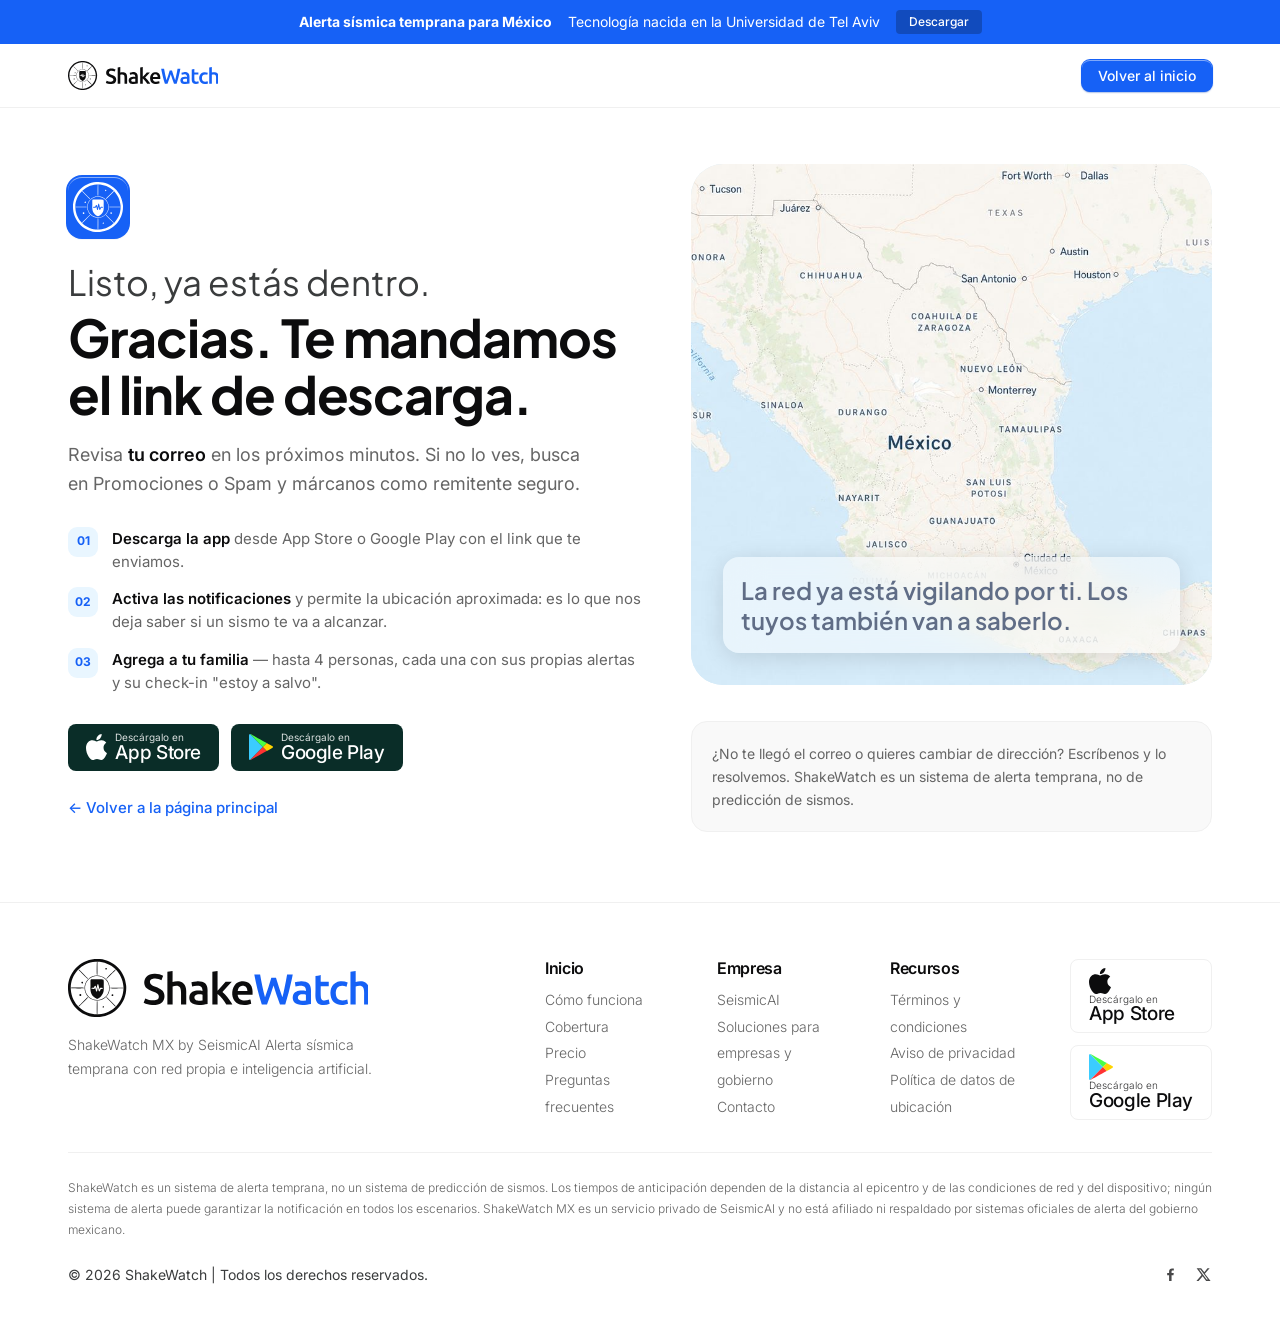
<file: gracias.html>
<!DOCTYPE html>
<html lang="es-MX">
<head>
<meta charset="UTF-8">
<meta name="viewport" content="width=device-width, initial-scale=1">
<title>Gracias — ShakeWatch MX</title>
<meta name="description" content="Recibimos tus datos. Te enviamos el link de descarga de ShakeWatch MX a tu correo.">
<meta name="robots" content="noindex">
<meta name="theme-color" content="#1661F6">

<link rel="icon" href="Assets/favicon.svg" type="image/svg+xml">
<link rel="alternate icon" href="Assets/favicon.ico" sizes="32x32">
<link rel="apple-touch-icon" href="Assets/apple-touch-icon.png">

<link rel="preconnect" href="https://fonts.googleapis.com">
<link rel="preconnect" href="https://fonts.gstatic.com" crossorigin>
<link href="https://fonts.googleapis.com/css2?family=Plus+Jakarta+Sans:wght@400;500;600;700;800&family=Inter:ital,wght@0,300;0,400;0,500;0,600;1,400&display=swap" rel="stylesheet">
<link rel="stylesheet" href="styles.css">

<style>
  /* ── Página de gracias ───────────────────────────── */
  .ty{padding:40px 0 var(--sec-y)}
  .ty__grid{display:grid;gap:28px;align-items:center}
  .ty__badge{margin-bottom:24px}
  .ty__eyebrow{
    font-family:var(--display);font-weight:400;color:var(--ink-2);
    font-size:clamp(19px,4.6vw,35px);line-height:1.2;
  }
  .ty__title{font-size:clamp(28px,7vw,52px);line-height:1.1;margin-top:6px}
  .ty__lead{margin-top:18px;font-size:clamp(15px,3.6vw,18px);line-height:1.6;max-width:520px}
  .ty__mail{color:var(--ink);font-weight:600}
  .ty__next{
    margin-top:28px;display:grid;gap:14px;list-style:none;padding:0;
    counter-reset:paso;
  }
  .ty__next li{
    position:relative;padding-left:44px;font-size:15px;line-height:1.55;color:var(--gray);
  }
  .ty__next li::before{
    counter-increment:paso;content:counter(paso,decimal-leading-zero);
    position:absolute;left:0;top:0;
    width:30px;height:30px;border-radius:9px;background:var(--ice);
    color:var(--blue);font-weight:700;font-size:12px;
    display:grid;place-content:center;
  }
  .ty__next b{color:var(--ink);font-weight:600}
  .ty__stores{margin-top:30px}
  .ty__back{
    margin-top:26px;display:inline-flex;align-items:center;gap:8px;
    font-size:15px;font-weight:500;color:var(--blue);
  }
  .ty__back:hover{text-decoration:underline}
  .ty__media{
    position:relative;border-radius:var(--r-lg);overflow:hidden;
    background:var(--sky);aspect-ratio:4/3;
  }
  .ty__media>img{position:absolute;inset:0;width:100%;height:100%;object-fit:cover}
  .ty__glass{position:absolute;left:18px;right:18px;bottom:18px}
  .ty__glass p{
    font-family:var(--display);font-weight:600;color:var(--slate);
    font-size:clamp(15px,3.4vw,24px);line-height:1.25;
  }
  .ty__note{
    margin-top:36px;padding:20px;border:1px solid var(--line);border-radius:var(--r-md);
    background:var(--soft-2);font-size:14px;line-height:1.65;
  }
  @media (min-width:720px){
    .ty{padding:56px 0 var(--sec-y)}
    .ty__grid{grid-template-columns:1.05fr .95fr;gap:48px}
  }
  @media (min-width:1024px){
    .ty__media{aspect-ratio:1/1}
    .ty__glass{left:32px;right:32px;bottom:32px}
  }
</style>
</head>
<body>

<a class="skip-link" href="#gracias">Saltar al contenido</a>

<div class="topbar">
  <div class="topbar__inner">
    <p class="topbar__text"><strong>Alerta sísmica temprana para México</strong><span class="topbar__dot" aria-hidden="true"></span><span class="topbar__sub">Tecnología nacida en la Universidad de Tel Aviv</span></p>
    <a class="topbar__pill" href="index.html#descargar">Descargar</a>
  </div>
</div>

<header class="nav">
  <div class="nav__inner">
    <a class="nav__logo" href="index.html" aria-label="ShakeWatch, inicio">
      <img src="Assets/logo.svg" alt="ShakeWatch" width="150" height="29">
    </a>
    <a class="btn btn--primary nav__cta" style="display:inline-flex" href="index.html">Volver al inicio</a>
  </div>
</header>

<main class="ty" id="gracias">
  <div class="wrap ty__grid">

    <div>
      <span class="badge-icon badge-icon--md ty__badge"><img src="Assets/marca-blanca.svg" alt="" width="34" height="34"></span>

      <p class="ty__eyebrow">Listo, ya estás dentro.</p>
      <h1 class="ty__title">Gracias<span id="ty-nombre"></span>. Te mandamos el link de descarga.</h1>

      <p class="ty__lead">Revisa <span class="ty__mail" id="ty-email">tu correo</span> en los próximos minutos. Si no lo ves, busca en Promociones o Spam y márcanos como remitente seguro.</p>

      <ol class="ty__next">
        <li><b>Descarga la app</b> desde App Store o Google Play con el link que te enviamos.</li>
        <li><b>Activa las notificaciones</b> y permite la ubicación aproximada: es lo que nos deja saber si un sismo te va a alcanzar.</li>
        <li><b>Agrega a tu familia</b> — hasta 4 personas, cada una con sus propias alertas y su check-in "estoy a salvo".</li>
      </ol>

      <div class="stores ty__stores">
        <a class="store" href="#" aria-label="Descargar en App Store">
          <img class="store__ico" src="Assets/apple-blanco.svg" alt="" aria-hidden="true">
          <span><small>Descárgalo en</small><b>App Store</b></span>
        </a>
        <a class="store" href="#" aria-label="Descargar en Google Play">
          <img class="store__ico" src="Assets/google-play.svg" alt="" aria-hidden="true">
          <span><small>Descárgalo en</small><b>Google Play</b></span>
        </a>
      </div>

      <a class="ty__back" href="index.html">← Volver a la página principal</a>
    </div>

    <div>
      <div class="ty__media">
        <img src="Assets/mapa-mexico.jpg" alt="Mapa de México con la red de monitoreo sísmico de ShakeWatch">
        <div class="radar" aria-hidden="true"><span></span><span></span><span></span><span></span><span></span></div>
        <div class="glass ty__glass">
          <p>La red ya está vigilando por ti. Los tuyos también van a saberlo.</p>
        </div>
      </div>

      <p class="ty__note">¿No te llegó el correo o quieres cambiar de dirección? Escríbenos y lo resolvemos. ShakeWatch es un sistema de alerta temprana, no de predicción de sismos.</p>
    </div>

  </div>
</main>

<footer class="footer">
  <div class="wrap">
    <div class="footer__top">
      <div class="footer__brand">
        <img src="Assets/logo.svg" alt="ShakeWatch" width="300" height="58">
        <p>ShakeWatch MX by SeismicAI Alerta sísmica temprana con red propia e inteligencia artificial.</p>
      </div>
      <nav class="footer__cols" aria-label="Pie de página">
        <div>
          <h3>Inicio</h3>
          <a href="index.html#como-funciona">Cómo funciona</a>
          <a href="index.html#cobertura">Cobertura</a>
          <a href="index.html#precio">Precio</a>
          <a href="index.html#faq">Preguntas frecuentes</a>
        </div>
        <div>
          <h3>Empresa</h3>
          <a href="#">SeismicAI</a>
          <a href="#">Soluciones para empresas y gobierno</a>
          <a href="index.html#contacto">Contacto</a>
        </div>
        <div>
          <h3>Recursos</h3>
          <a href="#">Términos y condiciones</a>
          <a href="#">Aviso de privacidad</a>
          <a href="#">Política de datos de ubicación</a>
        </div>
        <div class="footer__stores">
          <a class="store store--white" href="#" aria-label="Descargar en App Store">
            <img class="store__ico" src="Assets/apple.svg" alt="" aria-hidden="true">
            <span><small>Descárgalo en</small><b>App Store</b></span>
          </a>
          <a class="store store--white" href="#" aria-label="Descargar en Google Play">
            <img class="store__ico" src="Assets/google-play.svg" alt="" aria-hidden="true">
            <span><small>Descárgalo en</small><b>Google Play</b></span>
          </a>
        </div>
      </nav>
    </div>

    <hr class="footer__line">

    <p class="footer__legal">ShakeWatch es un sistema de alerta temprana, no un sistema de predicción de sismos. Los tiempos de anticipación dependen de la distancia al epicentro y de las condiciones de red y del dispositivo; ningún sistema de alerta puede garantizar la notificación en todos los escenarios. ShakeWatch MX es un servicio privado de SeismicAI y no está afiliado ni respaldado por sistemas oficiales de alerta del gobierno mexicano.</p>

    <div class="footer__bottom">
      <p>© 2026 ShakeWatch | Todos los derechos reservados.</p>
      <div class="footer__social">
        <a href="#" aria-label="Facebook"><svg viewBox="0 0 24 24" width="17" height="17" fill="#0C0C0D"><path d="M13.5 21v-8h2.7l.4-3.1h-3.1V7.9c0-.9.25-1.5 1.55-1.5H16.7V3.6c-.3 0-1.3-.1-2.5-.1-2.5 0-4.2 1.5-4.2 4.3v2.1H7.3V13h2.7v8z"/></svg></a>
        <a href="#" aria-label="X"><svg viewBox="0 0 24 24" width="17" height="17" fill="#0C0C0D"><path d="M17.6 3h3.1l-6.8 7.8L22 21h-6.3l-4.9-6.4L5.1 21H2l7.3-8.3L2.3 3h6.4l4.4 5.9zm-1.1 16.1h1.7L7.6 4.8H5.8z"/></svg></a>
      </div>
    </div>
  </div>
</footer>

<script>
  (function () {
    var p = new URLSearchParams(window.location.search);
    var nombre = (p.get('nombre') || '').trim();
    var email = (p.get('email') || '').trim();

    if (nombre) {
      document.getElementById('ty-nombre').textContent = ', ' + nombre.split(' ')[0];
      document.title = 'Gracias, ' + nombre.split(' ')[0] + ' — ShakeWatch MX';
    }
    if (email) document.getElementById('ty-email').textContent = email;
  })();
</script>
</body>
</html>
</file>
<file: styles.css>
/* =========================================================
   ShakeWatch MX — Landing Page
   Tokens tomados del archivo de Figma "Dinametra – ShakeWatch LP"
   ========================================================= */

:root {
  /* Marca */
  --blue: #1661f6;
  --blue-700: #0540b7;
  --blue-900: #0b3891;
  --slate: #606d86;

  /* Texto */
  --ink: #0c0c0d;
  --ink-2: #3a3c3d;
  --ink-3: #23272e;
  --gray: #656565;

  /* Superficies */
  --white: #ffffff;
  --line: #f0f0f0;
  --soft: #f6f6f6;
  --soft-2: #f9f9f9;
  --soft-3: #fbfbfb;
  --field: #f9f9fb;
  --sky: #d6ebf9;
  --sky-2: #d5ebf9;
  --ice: #e9f6ff;
  --footer: #ffffff;

  /* Semáforo */
  --green: #43b572;
  --green-2: #48cc7f;
  --red: #f33f4f;
  --red-2: #fc848f;

  /* Forma */
  --r-sm: 8px;
  --r-md: 16px;
  --r-lg: 32px;
  --shadow-blue: 0 0 0 1px var(--blue), 0 1px 2px var(--blue-700);
  --shadow-card: 0 2px 12px rgba(0, 0, 0, 0.07);

  /* Ritmo */
  --gutter: 20px;
  --sec-y: 56px;
  --max: 1240px;

  /* Tipografía */
  --display: "Plus Jakarta Sans", "Segoe UI", system-ui, sans-serif;
  --body: "Inter", "Segoe UI", system-ui, sans-serif;
}

/* ── Reset ───────────────────────────────────────────── */
*,
*::before,
*::after {
  box-sizing: border-box;
}
html {
  -webkit-text-size-adjust: 100%;
  scroll-behavior: smooth;
}
body {
  margin: 0;
  font-family: var(--body);
  font-size: 16px;
  line-height: 1.5;
  color: var(--gray);
  background: var(--white);
  -webkit-font-smoothing: antialiased;
  overflow-x: hidden;
}
img,
svg {
  max-width: 100%;
  display: block;
}
h1,
h2,
h3 {
  font-family: var(--display);
  color: var(--ink);
  margin: 0;
  letter-spacing: -0.02em;
  line-height: 1.15;
}
p {
  margin: 0;
}
a {
  color: inherit;
  text-decoration: none;
}
button {
  font: inherit;
}
:focus-visible {
  outline: 3px solid var(--blue);
  outline-offset: 3px;
  border-radius: 4px;
}

.wrap {
  width: 100%;
  max-width: var(--max);
  margin-inline: auto;
  padding-inline: var(--gutter);
}
.center {
  text-align: center;
}

.skip-link {
  position: absolute;
  left: -9999px;
  top: 0;
  z-index: 99;
  background: var(--blue);
  color: #fff;
  padding: 10px 16px;
  border-radius: 0 0 8px 0;
}
.skip-link:focus {
  left: 0;
}

/* ── Botones ─────────────────────────────────────────── */
.btn {
  display: inline-flex;
  align-items: center;
  justify-content: center;
  gap: 8px;
  font-family: var(--body);
  font-weight: 500;
  font-size: 15px;
  line-height: 1;
  padding: 12px 20px;
  border: 0;
  border-radius: var(--r-sm);
  cursor: pointer;
  transition:
    transform 0.18s ease,
    box-shadow 0.18s ease,
    background 0.18s ease;
}
.btn--primary {
  background: var(--blue);
  color: #fff;
  box-shadow: var(--shadow-blue);
  border-top: 1px solid rgba(255, 255, 255, 0.45);
}
.btn--primary:hover {
  background: #0f55dc;
  transform: translateY(-1px);
}
.btn--primary:active {
  transform: translateY(0);
}
.btn--lg {
  font-size: 17px;
  padding: 13px 22px;
}

/* ── Banner superior ─────────────────────────────────── */
.topbar {
  background: var(--blue);
  color: #fff;
}
.topbar__inner {
  max-width: var(--max);
  margin-inline: auto;
  padding: 10px var(--gutter);
  display: flex;
  align-items: center;
  justify-content: center;
  gap: 16px;
  flex-wrap: wrap;
}
.topbar__text {
  font-size: 13px;
  line-height: 1.5;
  text-align: center;
}
.topbar__text strong {
  font-weight: 700;
}
.topbar__dot {
  display: none;
  width: 3px;
  height: 3px;
  border-radius: 50%;
  background: rgba(255, 255, 255, 0.44);
  margin: 0 8px;
  vertical-align: middle;
}
.topbar__sub {
  display: none;
}
.topbar__pill {
  background: rgba(0, 0, 0, 0.23);
  border-radius: 4px;
  padding: 3px 13px;
  font-size: 12px;
  font-weight: 500;
  white-space: nowrap;
}
.topbar__pill:hover {
  background: rgba(0, 0, 0, 0.35);
}

/* ── Navegación ──────────────────────────────────────── */
.nav {
  position: sticky;
  top: 0;
  z-index: 40;
  background: var(--white);
  border-bottom: 1px solid var(--line);
  transition: box-shadow 0.25s ease;
}
.nav.is-scrolled {
  box-shadow: 0 4px 16px rgba(0, 0, 0, 0.06);
}
.nav__inner {
  max-width: var(--max);
  margin-inline: auto;
  padding: 14px var(--gutter);
  display: flex;
  align-items: center;
  justify-content: space-between;
  gap: 16px;
}
.nav__logo img {
  width: 132px;
  height: auto;
}
.nav__menu {
  display: none;
}
.nav__cta {
  display: none;
}
.nav__burger {
  width: 42px;
  height: 38px;
  background: none;
  border: 1px solid var(--line);
  border-radius: 8px;
  display: grid;
  place-content: center;
  gap: 4px;
  cursor: pointer;
}
.nav__burger span {
  display: block;
  width: 18px;
  height: 2px;
  background: var(--ink);
  border-radius: 2px;
  transition: 0.2s;
}
.nav__burger[aria-expanded="true"] span:nth-child(1) {
  transform: translateY(6px) rotate(45deg);
}
.nav__burger[aria-expanded="true"] span:nth-child(2) {
  opacity: 0;
}
.nav__burger[aria-expanded="true"] span:nth-child(3) {
  transform: translateY(-6px) rotate(-45deg);
}

.nav__menu.is-open {
  display: flex;
  flex-direction: column;
  gap: 4px;
  position: absolute;
  left: 0;
  right: 0;
  top: 100%;
  background: #fff;
  border-bottom: 1px solid var(--line);
  padding: 12px var(--gutter) 20px;
  box-shadow: 0 12px 24px rgba(0, 0, 0, 0.06);
}
.nav__menu.is-open a {
  font-size: 15px;
  padding: 10px 2px;
  color: var(--ink);
}
.nav__menu-cta {
  margin-top: 8px;
  align-self: flex-start;
}

/* ── Cabeceras de sección ────────────────────────────── */
.sec-head {
  max-width: 920px;
  margin-inline: auto;
  text-align: center;
  margin-bottom: 40px;
}
.sec-head__eyebrow {
  font-family: var(--display);
  font-weight: 400;
  color: var(--ink-2);
  font-size: clamp(19px, 4.6vw, 35px);
  line-height: 1.2;
  letter-spacing: 0.005em;
}
.sec-head__title {
  font-weight: 700;
  font-size: clamp(26px, 6.4vw, 45px);
  line-height: 1.2;
  margin-top: 6px;
}
.sec-head__sub {
  margin-top: 16px;
  font-size: 16px;
  line-height: 1.65;
  color: var(--gray);
}
.sec-head .btn {
  margin-top: 26px;
}

/* ── HERO ────────────────────────────────────────────── */
.hero {
  padding: 32px 0 44px;
}
.hero__title {
  font-size: clamp(34px, 9vw, 72px);
  line-height: 1.1;
  font-weight: 700;
  letter-spacing: -0.02em;
  animation: text-fade-up 0.8s cubic-bezier(0.22, 1, 0.36, 1) both;
}
@keyframes text-fade-up {
  from {
    opacity: 0;
    transform: translateY(24px);
  }
  to {
    opacity: 1;
    transform: translateY(0);
  }
}
.hero__stage {
  position: relative;
  margin-top: 22px;
}
.hero__card {
  position: relative;
  overflow: hidden;
  border-radius: var(--r-lg);
  background: var(--sky);
  aspect-ratio: 16/13;
  opacity: 0;
  animation: card-pop-in 0.7s cubic-bezier(0.16, 1, 0.3, 1) 0.1s both;
}
@keyframes card-pop-in {
  from {
    opacity: 0;
    transform: scale(0.94);
  }
  to {
    opacity: 1;
    transform: scale(1);
  }
}
@supports not (aspect-ratio: 16/13) {
  .hero__card {
    min-height: 280px;
  }
}
.hero__map {
  position: absolute;
  inset: 0;
  width: 100%;
  height: 100%;
  object-fit: cover;
  object-position: 60% 40%;
}
.hero__glass {
  position: absolute;
  left: 14px;
  bottom: 14px;
  width: min(74%, 300px);
  padding: 16px;
  opacity: 0;
  animation: glass-slide-in 0.6s cubic-bezier(0.22, 1, 0.36, 1) 0.45s both;
}
@keyframes glass-slide-in {
  from {
    opacity: 0;
    transform: translateY(16px);
  }
  to {
    opacity: 1;
    transform: translateY(0);
  }
}
.hero__glass p {
  font-family: var(--display);
  font-weight: 600;
  color: var(--slate);
  font-size: clamp(15px, 4vw, 30px);
  line-height: 1.2;
  letter-spacing: -0.01em;
}
.hero__badge {
  position: absolute;
  left: 16px;
  top: 16px;
  opacity: 0;
  animation: badge-pop-in 0.6s cubic-bezier(0.34, 1.56, 0.64, 1) 0.35s both;
}
@keyframes badge-pop-in {
  0% {
    opacity: 0;
    transform: scale(0.5) rotate(-8deg);
  }
  70% {
    opacity: 1;
    transform: scale(1.08) rotate(2deg);
  }
  100% {
    opacity: 1;
    transform: scale(1) rotate(0deg);
  }
}
.hero__phone-wrap {
  position: relative;
  width: 74%;
  margin: -15% -3% 0 auto;
  transition: transform 0.35s cubic-bezier(0.22, 1, 0.36, 1);
  will-change: transform;
}
.hero__phone {
  display: block;
  width: 100%;
  filter: drop-shadow(0 22px 40px rgba(0, 0, 0, 0.28));
  opacity: 0;
  animation:
    phone-rise-in 0.9s cubic-bezier(0.22, 1, 0.36, 1) 0.25s both,
    hero-phone-fly 4.5s ease-in-out 1.15s infinite;
}
@keyframes phone-rise-in {
  from {
    opacity: 0;
    transform: translateY(60px);
  }
  to {
    opacity: 1;
    transform: translateY(0);
  }
}
@keyframes hero-phone-fly {
  0% {
    transform: translateY(0px);
  }
  50% {
    transform: translateY(-20px);
  }
  100% {
    transform: translateY(0px);
  }
}
.hero__foot {
  margin-top: 24px;
  display: grid;
  gap: 22px;
}
.hero__lead {
  font-size: clamp(15px, 3.6vw, 20px);
  line-height: 1.5;
  letter-spacing: -0.01em;
  color: var(--gray);
  animation: text-fade-up 0.8s cubic-bezier(0.22, 1, 0.36, 1) both;
  animation-delay: 0.12s;
}
.hero__foot .stores {
  opacity: 0;
  animation: store-fade-in 0.6s cubic-bezier(0.22, 1, 0.36, 1) 1s both;
}
@keyframes store-fade-in {
  from {
    opacity: 0;
    transform: translateY(14px);
  }
  to {
    opacity: 1;
    transform: translateY(0);
  }
}

/* Glass */
.glass {
  background: rgba(255, 255, 255, 0.46);
  -webkit-backdrop-filter: blur(20px);
  backdrop-filter: blur(20px);
  border-radius: var(--r-md);
  padding: 18px;
  box-shadow: 0 4px 24px rgba(0, 0, 0, 0.12);
}
.glass--dark {
  background: rgba(19, 19, 19, 0.42);
  color: #fff;
  border-radius: 20px;
}

/* Badge azul con la marca */
.badge-icon {
  display: grid;
  place-content: center;
  width: 56px;
  height: 56px;
  border-radius: 14px;
  background: var(--blue);
  box-shadow:
    0 0 0 2px var(--blue),
    0 1px 2px var(--blue-900);
  border-top: 1px solid rgba(255, 255, 255, 0.5);
}
.badge-icon img {
  height: auto;
  width: 50px;
}
.badge-icon--md {
  width: 60px;
  height: 60px;
  flex: none;
}

/* Radar concéntrico */
.radar {
  position: absolute;
  left: 52%;
  top: 38%;
  transform: translate(-50%, -50%);
  width: 120%;
  aspect-ratio: 1;
  pointer-events: none;
  mix-blend-mode: soft-light;
  opacity: 0.9;
}
.radar span {
  position: absolute;
  left: 50%;
  top: 50%;
  border: 1.5px solid #343535;
  border-radius: 50%;
  opacity: 0;
  animation: radar-ping 3.6s cubic-bezier(0.25, 0.6, 0.35, 1) infinite;
}
.radar span:nth-child(1) {
  width: 23%;
  height: 23%;
  animation-delay: 0s;
}
.radar span:nth-child(2) {
  width: 33%;
  height: 33%;
  animation-delay: 0.55s;
}
.radar span:nth-child(3) {
  width: 46%;
  height: 46%;
  animation-delay: 1.1s;
}
.radar span:nth-child(4) {
  width: 59%;
  height: 59%;
  animation-delay: 1.65s;
}
.radar span:nth-child(5) {
  width: 71%;
  height: 71%;
  animation-delay: 2.2s;
}
@keyframes radar-ping {
  0% {
    transform: translate(-50%, -50%) scale(0.25);
    opacity: 0;
  }
  12% {
    opacity: 0.6;
  }
  100% {
    transform: translate(-50%, -50%) scale(1);
    opacity: 0;
  }
}
.radar--sm {
  width: 150%;
  left: 35%;
  top: 20%;
}
.radar--xs {
  width: 60%;
  left: 22%;
  top: 34%;
  opacity: 0.55;
  mix-blend-mode: normal;
}

/* Puntos de magnitud del hero */
.mag {
  position: absolute;
  width: 26px;
  height: 26px;
  border-radius: 50%;
  display: grid;
  place-content: center;
  color: #fff;
  font-family: var(--display);
  font-weight: 800;
  font-size: 12px;
  letter-spacing: -0.01em;
}
.mag {
  opacity: 0;
}
.mag--r {
  background: #f44336;
  left: 25%;
  top: 11%;
  animation:
    mag-pop-in 0.5s cubic-bezier(0.34, 1.56, 0.64, 1) 0.55s both,
    mag-float 3.6s ease-in-out 1.05s infinite;
}
.mag--s {
  background: var(--blue);
  left: 50%;
  top: 11%;
  animation:
    mag-pop-in 0.5s cubic-bezier(0.34, 1.56, 0.64, 1) 0.65s both,
    mag-float 3.6s ease-in-out 1.15s infinite;
}
.mag--m {
  background: #4caf50;
  left: 59%;
  top: 43%;
  animation:
    mag-pop-in 0.5s cubic-bezier(0.34, 1.56, 0.64, 1) 0.75s both,
    mag-float 3.6s ease-in-out 1.25s infinite;
}
@keyframes mag-pop-in {
  0% {
    opacity: 0;
    transform: scale(0.3);
  }
  70% {
    opacity: 1;
    transform: scale(1.15);
  }
  100% {
    opacity: 1;
    transform: scale(1);
  }
}
@keyframes mag-float {
  0%,
  100% {
    transform: translateY(0);
  }
  50% {
    transform: translateY(-6px);
  }
}

/* ── Store badges ────────────────────────────────────── */
.stores {
  display: flex;
  flex-wrap: wrap;
  gap: 12px;
}
.store {
  display: inline-flex;
  align-items: center;
  gap: 8px;
  background: #0a2d28;
  color: #fff;
  border-radius: var(--r-sm);
  padding: 8px 18px;
  transition:
    transform 0.18s ease,
    opacity 0.18s ease;
}
.store:hover {
  transform: translateY(-2px);
}
.store__ico {
  width: auto;
  height: 26px;
  color: currentColor;
}
.store span {
  display: grid;
  line-height: 1.05;
}
.store small {
  font-size: 10px;
  opacity: 0.85;
  white-space: nowrap;
}
.store b {
  font-size: 19px;
  font-weight: 500;
  letter-spacing: -0.02em;
  white-space: nowrap;
}
.stores--sm .store {
  padding: 7px 16px;
}
.stores--sm .store b {
  font-size: 17px;
}
.store--dark {
  background: var(--ink);
}
.store--white {
  background: #fff;
  color: var(--ink);
  border: 1px solid var(--line);
}

/* ── FEATURES ────────────────────────────────────────── */
.features {
  padding: var(--sec-y) 0;
}
.feat {
  display: grid;
  gap: 20px;
  margin-top: 28px;
}
.feat__media {
  position: relative;
  overflow: hidden;
  border-radius: var(--r-lg);
  background: #f7f7f7;
  aspect-ratio: 62/41;
}
.feat__bg {
  position: absolute;
  inset: 0;
  width: 100%;
  height: 100%;
  object-fit: cover;
}
.feat__scrim {
  position: absolute;
  inset: 0;
  background: linear-gradient(
    200deg,
    rgba(0, 0, 0, 0) 20%,
    rgba(0, 0, 0, 0.85) 100%
  );
}
.feat__scrim--green {
  background: linear-gradient(
    200deg,
    rgba(76, 175, 80, 0) 25%,
    rgba(76, 175, 80, 0.75) 100%
  );
}
.feat__text h3 {
  font-size: clamp(24px, 5.6vw, 35px);
  line-height: 1.15;
  color: var(--ink-2);
}
.feat__kicker {
  color: var(--blue);
  font-weight: 600;
  font-size: 17px;
  margin: 10px 0 12px;
}
.feat__text p {
  font-size: 16px;
  line-height: 1.5;
}

.countdown {
  position: absolute;
  left: 6%;
  top: 50%;
  transform: translateY(-40%);
  width: 62%;
  text-align: center;
}
.countdown__label {
  font-family: var(--display);
  font-size: clamp(12px, 2.6vw, 22px);
  color: #fff;
}
.countdown__time {
  margin-top: 6px;
  display: flex;
  align-items: baseline;
  justify-content: center;
  gap: 8px;
  color: #fff;
}
.countdown__time b {
  font-family: var(--display);
  font-weight: 700;
  font-size: clamp(24px, 6vw, 44px);
  letter-spacing: -0.01em;
}
.countdown__time b.tick {
  animation: countdown-tick 0.35s ease;
}
@keyframes countdown-tick {
  0% {
    transform: scale(1.14);
    color: #8fd6ff;
  }
  100% {
    transform: scale(1);
    color: #fff;
  }
}
.countdown__time--alert b {
  color: #ff8a80;
}
.countdown__time span {
  font-family: var(--display);
  font-size: clamp(12px, 2.6vw, 22px);
}
.countdown__meta {
  margin-top: 6px;
  font-family: var(--display);
  font-weight: 600;
  font-size: clamp(12px, 2.6vw, 22px);
  color: #fff;
}
.countdown__meta span {
  color: #abb5ec;
}

.intensity {
  position: absolute;
  left: 7%;
  right: 7%;
  bottom: 9%;
}
.intensity__row {
  display: flex;
  align-items: center;
  gap: 14px;
}
.intensity__mag {
  flex: none;
  width: clamp(46px, 13vw, 90px);
  aspect-ratio: 1;
  border-radius: 50%;
  background: #acb6ed;
  display: grid;
  place-content: center;
  color: #fff;
  font-family: var(--display);
  font-weight: 800;
  font-size: clamp(16px, 4.2vw, 30px);
  letter-spacing: -0.06em;
  box-shadow: 0 0 19px rgba(0, 0, 0, 0.25);
}
.intensity__dist {
  font-family: var(--display);
  font-weight: 600;
  color: #fff;
  font-size: clamp(15px, 3.7vw, 30px);
  line-height: 1.2;
}
.intensity__desc {
  font-family: var(--display);
  font-weight: 600;
  color: #fff;
  font-size: clamp(14px, 3.4vw, 30px);
  line-height: 1.2;
}
.intensity__desc span {
  color: #d0d8ff;
  margin-right: 10px;
}
.scale {
  position: relative;
  height: clamp(12px, 3vw, 27px);
  border-radius: 100px;
  margin-top: 16px;
  background: linear-gradient(
    90deg,
    #dde3ff 0%,
    #acb6ed 19%,
    #79ddec 37%,
    #8cde71 53%,
    #f2e347 68%,
    #d96646 85%,
    #970508 100%
  );
}
.scale i {
  position: absolute;
  top: 50%;
  transform: translate(-50%, -50%);
  width: clamp(8px, 1.6vw, 15px);
  aspect-ratio: 1;
  border-radius: 50%;
  background: #fff;
  box-shadow: 0 0 22px rgba(0, 0, 0, 0.35);
  animation: scale-pulse 2.4s ease-in-out infinite;
}
@keyframes scale-pulse {
  0%,
  100% {
    box-shadow: 0 0 18px rgba(0, 0, 0, 0.35);
  }
  50% {
    box-shadow: 0 0 26px 6px rgba(255, 255, 255, 0.55);
  }
}
.scale--float {
  position: absolute;
  left: 8%;
  top: 14%;
  width: 36%;
  z-index: 2;
}

.feat__inset {
  position: absolute;
  right: 6%;
  top: 19%;
  width: 58%;
  border-radius: 22px 18px 0 0;
  box-shadow: 0 12px 34px rgba(0, 0, 0, 0.22);
}
.pin {
  position: absolute;
  width: 9px;
  height: 9px;
  border-radius: 50%;
  background: var(--blue);
  border: 2px solid #fff;
  box-shadow: 0 0 10px rgba(0, 0, 0, 0.25);
}
.pin::after {
  content: "";
  position: absolute;
  inset: -5px;
  border-radius: 50%;
  border: 2px solid var(--blue);
  opacity: 0;
  animation: dot-ping 2.6s ease-out infinite;
}
.pin:nth-of-type(3n + 2)::after {
  animation-delay: 0.85s;
}
.pin:nth-of-type(3n + 3)::after {
  animation-delay: 1.7s;
}

.checkin {
  position: absolute;
  left: 7%;
  right: 7%;
  bottom: 12%;
  display: flex;
  gap: 12px;
  flex-wrap: wrap;
}
.checkin__btn {
  flex: 1 1 140px;
  text-align: center;
  border-radius: 66px;
  padding: 10px 14px;
  color: #fff;
  font-weight: 600;
  font-size: clamp(11px, 2.6vw, 18px);
  letter-spacing: 0.01em;
}
.checkin__btn--danger {
  background: var(--red);
  border: 1px solid var(--red-2);
}
.checkin__btn--safe {
  background: var(--green);
  border: 1px solid var(--green-2);
  animation: safe-pulse 2.6s ease-in-out infinite;
}
@keyframes safe-pulse {
  0%,
  100% {
    box-shadow: 0 0 0 0 rgba(67, 181, 114, 0.45);
  }
  50% {
    box-shadow: 0 0 0 8px rgba(67, 181, 114, 0);
  }
}
.checkin__avatar {
  position: absolute;
  width: clamp(30px, 8%, 50px);
  aspect-ratio: 1;
  border-radius: 50%;
  object-fit: cover;
  border: 4px solid var(--green);
}
.js .checkin__avatar {
  opacity: 0;
  transform: scale(0.6);
  transition:
    opacity 0.45s ease,
    transform 0.45s ease;
}
.js .reveal.is-visible .checkin__avatar {
  opacity: 1;
  transform: scale(1);
}
.js .reveal.is-visible .checkin__avatar--1 {
  transition-delay: 0.15s;
}
.js .reveal.is-visible .checkin__avatar--2 {
  transition-delay: 0.3s;
}
.js .reveal.is-visible .checkin__avatar--3 {
  transition-delay: 0.45s;
}
.js .reveal.is-visible .checkin__avatar--4 {
  transition-delay: 0.6s;
}
.checkin__avatar--1 {
  left: 73%;
  top: 14%;
}
.checkin__avatar--2 {
  left: 48%;
  top: 29%;
}
.checkin__avatar--3 {
  left: 69%;
  top: 44%;
}
.checkin__avatar--4 {
  left: 12%;
  top: 41%;
}

/* ── PROMESA / CARDS ─────────────────────────────────── */
.promise {
  padding: var(--sec-y) 0;
}
.promise .sec-head__sub em {
  font-style: italic;
}
.cards {
  display: grid;
  gap: 20px;
}
.card {
  background: #fff;
  border: 1px solid var(--line);
  border-radius: var(--r-md);
  padding: 24px;
  box-shadow: var(--shadow-card);
}
.card__ico {
  display: grid;
  place-content: center;
  width: 57px;
  height: 57px;
  border-radius: 8px;
  background: var(--blue);
  margin-bottom: 16px;
}
.card__ico--light {
  background: #f5f5f5;
}
.card h3 {
  font-family: var(--body);
  font-size: 18px;
  font-weight: 600;
  color: #000;
  margin-bottom: 10px;
}
.card p {
  font-size: 16px;
  line-height: 1.5;
}
.promise .center {
  margin-top: 32px;
}

/* ── COBERTURA ───────────────────────────────────────── */
.coverage {
  background: var(--soft-2);
  padding: var(--sec-y) 0;
}
.coverage__grid {
  display: grid;
  gap: 28px;
  align-items: center;
}
.coverage__map {
  position: relative;
  border-radius: var(--r-lg);
  overflow: hidden;
  background: var(--sky-2);
  border: 1px solid var(--line);
  aspect-ratio: 601/415;
}
.coverage__map > img {
  position: absolute;
  inset: 0;
  width: 100%;
  height: 100%;
  object-fit: cover;
}
.dot {
  position: absolute;
  width: 14px;
  height: 14px;
  border-radius: 50%;
  background: var(--blue);
  border: 3px solid #fff;
  box-shadow: 0 2px 6px rgba(0, 0, 0, 0.25);
  transform: translate(-50%, -50%);
}
.dot::after {
  content: "";
  position: absolute;
  inset: -6px;
  border-radius: 50%;
  border: 2px solid var(--blue);
  opacity: 0;
  animation: dot-ping 2.6s ease-out infinite;
}
.dot:nth-of-type(3n + 2)::after {
  animation-delay: 0.85s;
}
.dot:nth-of-type(3n + 3)::after {
  animation-delay: 1.7s;
}
@keyframes dot-ping {
  0% {
    transform: scale(0.6);
    opacity: 0.55;
  }
  100% {
    transform: scale(2.1);
    opacity: 0;
  }
}
.coverage__badge {
  position: absolute;
  left: 5%;
  bottom: 8%;
  display: flex;
  align-items: center;
  gap: 8px;
  background: #fff;
  border-radius: var(--r-md);
  padding: 10px 14px;
  box-shadow: var(--shadow-card);
}
.coverage__badge span {
  display: grid;
  line-height: 1.5;
  font-size: 11px;
  color: var(--gray);
}
.coverage__badge b {
  font-weight: 600;
}
.coverage__badge i {
  font-style: normal;
}

.coverage__head {
  display: flex;
  align-items: center;
  gap: 18px;
  margin-bottom: 26px;
}
.coverage__head h2 {
  font-size: clamp(26px, 6.4vw, 45px);
  line-height: 1.2;
}
.coverage__kicker {
  font-family: var(--display);
  font-weight: 400;
  color: var(--ink-2);
  font-size: clamp(19px, 4.6vw, 35px);
  line-height: 1.2;
}
.coverage__label {
  display: block;
  font-weight: 500;
  color: var(--gray);
  font-size: 15px;
  margin-bottom: 10px;
}
.select {
  position: relative;
  background: #fff;
  border: 1px solid var(--line);
  border-radius: var(--r-sm);
}
.select select {
  width: 100%;
  -webkit-appearance: none;
  appearance: none;
  background: transparent;
  border: 0;
  padding: 16px 44px 16px 16px;
  font-size: 16px;
  color: var(--gray);
  border-radius: var(--r-sm);
  cursor: pointer;
}
.select svg {
  position: absolute;
  right: 16px;
  top: 50%;
  transform: translateY(-50%);
  pointer-events: none;
}
.coverage__result {
  margin-top: 16px;
  display: grid;
  gap: 14px;
  justify-items: start;
}
.coverage__result p {
  font-size: 16px;
  color: var(--ink-2);
}
.coverage__form {
  display: flex;
  gap: 10px;
  flex-wrap: wrap;
  width: 100%;
}
.coverage__form input {
  flex: 1 1 220px;
  min-width: 0;
  padding: 14px 16px;
  border: 1px solid var(--line);
  border-radius: var(--r-sm);
  background: #fff;
  font-size: 15px;
  color: var(--ink);
}

/* ── PASOS ───────────────────────────────────────────── */
.steps {
  padding: var(--sec-y) 0;
}
.step {
  position: relative;
  display: grid;
  gap: 20px;
  margin-top: 26px;
  background: var(--ice);
  border-radius: var(--r-lg);
  padding: 24px;
}
.step__media {
  position: relative;
  display: flex;
  justify-content: center;
}
.step__media > img {
  width: min(74%, 320px);
  height: auto;
  transform: rotate(12.35deg);
  filter: drop-shadow(0 18px 34px rgba(0, 0, 0, 0.28));
}
.step__n {
  color: var(--blue);
  font-weight: 600;
  font-size: 17px;
  margin-bottom: 2px;
}
.step__text h3 {
  font-size: clamp(24px, 5.6vw, 35px);
  line-height: 1.2;
  color: var(--ink);
}
.step__text p {
  margin-top: 12px;
  font-size: 16px;
  line-height: 1.5;
}
.step__text .btn {
  margin-top: 20px;
}
.step__avatar {
  position: absolute;
  width: 120px !important;
  aspect-ratio: 1;
  border-radius: 50%;
  object-fit: cover;
  border: 3px solid #fff;
  box-shadow: var(--shadow-card);
  z-index: 2;
}
.step__avatar--a {
  left: 2%;
  top: 8%;
}
.step__avatar--b {
  right: 4%;
  bottom: 14%;
}
.step__bell {
  position: absolute;
  left: 6%;
  bottom: 16%;
  z-index: 2;
  width: 52px;
  height: 52px;
  border-radius: 50%;
  background: var(--blue);
  display: grid;
  place-content: center;
  box-shadow: 0 2px 12px rgba(0, 0, 0, 0.12);
}

/* ── COMPARATIVA ─────────────────────────────────────── */
.compare {
  padding: var(--sec-y) 0;
}
.table {
  display: grid;
  gap: 14px;
}
.table__head {
  display: none;
}
.table__row {
  display: grid;
  gap: 8px;
  padding: 18px;
  border: 1px solid var(--line);
  border-radius: var(--r-md);
  background: #fff;
}
.table__feat {
  font-weight: 600;
  color: var(--ink);
  font-size: 16px;
  margin-bottom: 4px;
}
.table__row > span[data-th] {
  display: flex;
  align-items: center;
  gap: 8px;
  font-size: 14px;
  color: var(--ink);
}
.table__row > span[data-th]::before {
  content: attr(data-th) " · ";
  color: var(--gray);
  font-size: 12px;
  font-weight: 500;
  flex: none;
}
b.ok,
b.no {
  flex: none;
  width: 20px;
  height: 20px;
  border-radius: 50%;
  background-repeat: no-repeat;
  background-position: center;
}
b.ok {
  background-color: var(--blue);
  background-size: 11px 11px;
  background-image: url("data:image/svg+xml,%3Csvg xmlns='http://www.w3.org/2000/svg' viewBox='0 0 12 12'%3E%3Cpath d='M2 6.4l2.6 2.6L10 3.4' fill='none' stroke='%23fff' stroke-width='2' stroke-linecap='round' stroke-linejoin='round'/%3E%3C/svg%3E");
}
b.no {
  background-color: #dfdfdf;
  background-size: 9px 9px;
  background-image: url("data:image/svg+xml,%3Csvg xmlns='http://www.w3.org/2000/svg' viewBox='0 0 12 12'%3E%3Cpath d='M3 3l6 6M9 3l-6 6' fill='none' stroke='%23fff' stroke-width='2' stroke-linecap='round'/%3E%3C/svg%3E");
}
.compare__note {
  margin-top: 26px;
  text-align: center;
  max-width: 802px;
  margin-inline: auto;
  font-size: 16px;
  line-height: 1.5;
}

/* ── TESTIMONIOS ─────────────────────────────────────── */
.voices {
  padding: var(--sec-y) 0;
  background: var(--soft-3);
  overflow: hidden;
}
.voices__rail {
  overflow: hidden;
  padding: 4px 0 16px;
}
.voices__track {
  display: flex;
  gap: 20px;
  width: max-content;
  animation: voices-marquee var(--marquee-duration, 38s) linear infinite;
}
.voices__dup {
  display: contents;
}
.voices__rail:hover .voices__track,
.voices__rail:focus-within .voices__track {
  animation-play-state: paused;
}
@keyframes voices-marquee {
  from {
    transform: translateX(0);
  }
  to {
    /* --marquee-distance se calcula en JS al píxel exacto (incluye gaps),
       para que el loop sea perfectamente continuo sin importar el ancho
       responsivo de las tarjetas. -50% es solo el respaldo sin JS. */
    transform: translateX(var(--marquee-distance, -50%));
  }
}
.quote {
  position: relative;
  overflow: hidden;
  flex: 0 0 300px;
  background: #fff;
  border-radius: var(--r-md);
  padding: 24px;
  box-shadow: var(--shadow-card);
}
.quote__mark {
  position: absolute;
  right: -6px;
  top: -46px;
  font-family: var(--display);
  font-weight: 800;
  font-size: 150px;
  line-height: 1;
  color: rgba(0, 151, 255, 0.16);
  pointer-events: none;
}
@supports (-webkit-background-clip: text) or (background-clip: text) {
  .quote__mark {
    background: linear-gradient(180deg, #0097ff, rgba(0, 151, 255, 0));
    -webkit-background-clip: text;
    background-clip: text;
    color: transparent;
  }
}
.quote__head {
  display: flex;
  align-items: center;
  gap: 8px;
  margin-bottom: 16px;
}
.quote__head img {
  width: 40px;
  height: 40px;
  border-radius: 50%;
  object-fit: cover;
  flex: none;
}
.quote__head div {
  display: grid;
  line-height: 1.4;
}
.quote__head b {
  font-size: 14px;
  font-weight: 500;
  color: var(--ink);
}
.quote__head i {
  font-style: normal;
  font-size: 14px;
  color: var(--gray);
}
.stars {
  margin-left: auto;
  color: #ffb800;
  font-size: 13px;
  letter-spacing: 1px;
}
.quote p {
  font-size: 14px;
  line-height: 1.7;
}
.voices__video {
  position: relative;
  flex: 0 0 300px;
  border-radius: var(--r-md);
  overflow: hidden;
  aspect-ratio: 414/256;
  cursor: pointer;
}
.voices__video img {
  width: 100%;
  height: 100%;
  object-fit: cover;
}
.voices__video::after {
  content: "";
  position: absolute;
  inset: auto 0 0 0;
  height: 60%;
  background: linear-gradient(0deg, var(--blue), rgba(22, 97, 246, 0));
}
.voices__play {
  position: absolute;
  left: 50%;
  top: 50%;
  transform: translate(-50%, -50%);
  z-index: 2;
  width: 46px;
  height: 46px;
  border-radius: 50%;
  border: 0;
  background: #fff;
  display: grid;
  place-content: center;
  cursor: pointer;
  box-shadow: 0 6px 18px rgba(0, 0, 0, 0.2);
  transition: transform 0.18s ease;
}
.voices__video:hover .voices__play,
.voices__video:focus-visible .voices__play {
  transform: translate(-50%, -50%) scale(1.08);
}

/* ── Modal de video ──────────────────────────────────── */
body.modal-open {
  overflow: hidden;
}
.video-modal {
  position: fixed;
  inset: 0;
  z-index: 100;
  display: grid;
  place-items: center;
  padding: 24px;
}
.video-modal[hidden] {
  display: none;
}
.video-modal__backdrop {
  position: absolute;
  inset: 0;
  background: rgba(10, 10, 10, 0.82);
  -webkit-backdrop-filter: blur(4px);
  backdrop-filter: blur(4px);
}
.video-modal__dialog {
  position: relative;
  width: min(880px, 100%);
  aspect-ratio: 16/9;
  background: #000;
  border-radius: var(--r-md);
  overflow: hidden;
  box-shadow: 0 20px 60px rgba(0, 0, 0, 0.5);
  opacity: 0;
  transform: scale(0.95);
  animation: video-modal-in 0.25s ease forwards;
}
@keyframes video-modal-in {
  to {
    opacity: 1;
    transform: scale(1);
  }
}
.video-modal__video {
  width: 100%;
  height: 100%;
  display: block;
  background: #000;
}
.video-modal__close {
  position: absolute;
  top: 12px;
  right: 12px;
  z-index: 2;
  width: 38px;
  height: 38px;
  border-radius: 50%;
  border: 0;
  background: rgba(0, 0, 0, 0.55);
  display: grid;
  place-content: center;
  cursor: pointer;
  transition: background 0.18s ease;
}
.video-modal__close:hover {
  background: rgba(0, 0, 0, 0.8);
}

/* ── PRECIO ──────────────────────────────────────────── */
.pricing {
  position: relative;
  padding: var(--sec-y) 0;
  overflow: hidden;
  background: #0a0a0a;
}
.pricing__bg {
  position: absolute;
  inset: 0;
  width: 100%;
  height: 100%;
  object-fit: cover;
  opacity: 0.9;
}
.pricing__grid {
  position: relative;
  display: grid;
  gap: 24px;
}
.pricing__left h2 {
  color: #fff;
  font-size: clamp(26px, 6.4vw, 45px);
  line-height: 1.2;
  text-shadow: 0 4px 6px rgba(0, 0, 0, 0.35);
}
.pricing__left > p {
  margin: 18px 0 22px;
  color: #e7e7e7;
  font-size: 16px;
  line-height: 1.5;
}
.pricing__card {
  background: rgba(0, 0, 0, 0.57);
  -webkit-backdrop-filter: blur(24px);
  backdrop-filter: blur(24px);
  border-radius: var(--r-md);
  padding: 24px;
  color: #fff;
  box-shadow: 0 4px 24px rgba(0, 0, 0, 0.25);
}
.pricing__card ul {
  list-style: none;
  margin: 0;
  padding: 0;
  display: grid;
  gap: 12px;
}
.pricing__card li {
  position: relative;
  padding-left: 34px;
  font-size: 15px;
  font-weight: 600;
  line-height: 1.5;
  color: #fff;
}
.pricing__card li::before {
  content: "";
  position: absolute;
  left: 0;
  top: 1px;
  width: 22px;
  height: 22px;
  border-radius: 50%;
  background: var(--green)
    url("data:image/svg+xml,%3Csvg xmlns='http://www.w3.org/2000/svg' viewBox='0 0 12 12'%3E%3Cpath d='M2.4 6.3l2.5 2.5 4.7-5' fill='none' stroke='%23fff' stroke-width='1.9' stroke-linecap='round' stroke-linejoin='round'/%3E%3C/svg%3E")
    center/13px no-repeat;
}
.pricing__card hr {
  border: 0;
  border-top: 1px solid rgba(255, 255, 255, 0.18);
  margin: 22px 0;
}
.pricing__fine {
  font-style: italic;
  font-size: 14px;
  color: #c9c9c9;
  line-height: 1.6;
}

/* ── FAQ ─────────────────────────────────────────────── */
.faq {
  padding: var(--sec-y) 0;
}
.faq__title {
  text-align: center;
  font-size: clamp(26px, 6.4vw, 45px);
  line-height: 1.2;
  max-width: 626px;
  margin: 0 auto 36px;
}
.faq__list {
  max-width: 890px;
  margin-inline: auto;
}
.faq__item {
  border-bottom: 1px solid var(--line);
  padding: 20px 0;
}
.faq__item summary {
  display: flex;
  align-items: flex-start;
  gap: 14px;
  cursor: pointer;
  list-style: none;
}
.faq__item summary::-webkit-details-marker {
  display: none;
}
.faq__n {
  flex: none;
  width: 34px;
  font-size: 14px;
  color: var(--gray);
  padding-top: 2px;
}
.faq__q {
  flex: 1;
  font-size: 17px;
  font-weight: 500;
  color: var(--ink);
  line-height: 1.4;
}
.faq__item summary i {
  flex: none;
  position: relative;
  width: 24px;
  height: 24px;
  margin-top: 1px;
}
.faq__item summary i::before,
.faq__item summary i::after {
  content: "";
  position: absolute;
  left: 50%;
  top: 50%;
  background: var(--ink);
  transform: translate(-50%, -50%);
  transition: 0.22s ease;
}
.faq__item summary i::before {
  width: 14px;
  height: 2px;
}
.faq__item summary i::after {
  width: 2px;
  height: 14px;
}
.faq__item[open] summary i::after {
  transform: translate(-50%, -50%) rotate(90deg);
  opacity: 0;
}
.faq__a {
  display: flex;
  gap: 14px;
  padding-top: 12px;
}
.faq__a .faq__n {
  visibility: hidden;
}
.faq__a p {
  font-size: 14px;
  line-height: 1.6;
  color: var(--gray);
  padding-right: 38px;
}

/* ── CTA FINAL ───────────────────────────────────────── */
.final {
  padding: var(--sec-y) 0;
}
.final__grid {
  display: grid;
  gap: 28px;
}
.final__media {
  position: relative;
  border-radius: var(--r-lg);
  overflow: hidden;
  background: #0f0f0f;
  aspect-ratio: 62/46;
}
.final__bg {
  position: absolute;
  inset: 0;
  width: 100%;
  height: 100%;
  object-fit: cover;
  opacity: 0.45;
}
.final__cut {
  position: absolute;
  left: 50%;
  top: 46%;
  transform: translate(-50%, -50%);
  width: 74%;
  height: auto;
}
.final__scrim {
  position: absolute;
  inset: auto 0 0 0;
  height: 45%;
  background: linear-gradient(0deg, var(--blue), rgba(22, 97, 246, 0));
}
.final__badge {
  position: absolute;
  left: 6%;
  top: 8%;
  z-index: 2;
}
.stores--onimg {
  position: absolute;
  left: 6%;
  right: 6%;
  bottom: 7%;
  z-index: 2;
}
.final__kicker {
  color: var(--blue);
  font-weight: 600;
  font-size: 17px;
  margin-bottom: 8px;
}
.final__text h2 {
  font-size: clamp(24px, 5.6vw, 35px);
  line-height: 1.15;
}
.final__body {
  margin-top: 16px;
  font-size: 16px;
  line-height: 1.5;
}
.final__form {
  margin-top: 24px;
  display: grid;
  gap: 16px;
}
.field {
  display: grid;
  gap: 6px;
}
.field label {
  font-size: 14px;
  color: var(--ink-2);
}
.field input {
  padding: 12px 14px;
  border: 1px solid var(--line);
  border-radius: var(--r-sm);
  background: var(--field);
  font-size: 15px;
  color: var(--ink);
  font-family: var(--body);
}
.field input::placeholder {
  color: var(--gray);
}
.final__form .btn {
  justify-self: start;
  padding: 10px 18px;
  font-size: 14px;
}

/* ── FOOTER ──────────────────────────────────────────── */
.footer {
  background: var(--footer);
  color: var(--ink-2);
  border-top: 1px solid var(--line);
  padding: 44px 0 32px;
}
.footer__top {
  display: grid;
  gap: 32px;
}
.footer__brand img {
  width: 210px;
  height: auto;
}
.footer__brand p {
  margin-top: 16px;
  font-weight: 300;
  font-size: 14px;
  line-height: 1.7;
  color: var(--gray);
  max-width: 330px;
}
.footer__cols {
  display: grid;
  gap: 28px;
}
.footer__cols h3 {
  font-family: var(--body);
  font-size: 16px;
  font-weight: 600;
  color: var(--ink);
  margin-bottom: 10px;
}
.footer__cols a {
  display: block;
  font-weight: 300;
  font-size: 14px;
  line-height: 1.9;
  color: var(--gray);
}
.footer__cols a:hover {
  color: var(--ink);
  text-decoration: underline;
}
.footer__stores {
  display: grid;
  gap: 12px;
  align-content: start;
}
.footer__cols .store--white {
  color: var(--ink);
}
.footer__cols .store--white:hover {
  text-decoration: none;
  background: var(--soft);
}
.footer__line {
  border: 0;
  border-top: 1px solid var(--line);
  margin: 32px 0 24px;
}
.footer__legal {
  font-weight: 300;
  font-size: 12px;
  line-height: 1.75;
  color: var(--gray);
}
.footer__bottom {
  margin-top: 24px;
  display: flex;
  flex-wrap: wrap;
  gap: 16px;
  align-items: center;
  justify-content: space-between;
}
.footer__bottom p {
  font-size: 14px;
  color: var(--ink-2);
}
.footer__social {
  display: flex;
  gap: 16px;
}
.footer__social a {
  opacity: 0.75;
}
.footer__social a:hover {
  opacity: 1;
}

/* ── Reveal on scroll ────────────────────────────────── */
section[id],
main[id] {
  scroll-margin-top: 88px;
}
.js .reveal {
  opacity: 0;
  transform: translateY(18px);
  transition:
    opacity 0.6s ease,
    transform 0.6s ease;
}
.js .reveal.is-visible {
  opacity: 1;
  transform: none;
}

/* Texto: cada línea/elemento aparece de abajo hacia arriba con opacidad,
   en cascada, en vez de moverse todo el bloque como una sola pieza. */
.js .reveal-text {
  opacity: 1;
  transform: none;
  transition: none;
}
.js .reveal-text > * {
  opacity: 0;
  transform: translateY(20px);
  transition:
    opacity 0.6s cubic-bezier(0.22, 1, 0.36, 1),
    transform 0.6s cubic-bezier(0.22, 1, 0.36, 1);
}
.js .reveal-text.is-visible > *,
.js .reveal.is-visible .reveal-text > * {
  opacity: 1;
  transform: none;
}
.js .reveal-text > *:nth-child(1) {
  transition-delay: 0s;
}
.js .reveal-text > *:nth-child(2) {
  transition-delay: 0.1s;
}
.js .reveal-text > *:nth-child(3) {
  transition-delay: 0.2s;
}
.js .reveal-text > *:nth-child(4) {
  transition-delay: 0.3s;
}

/* Features: entran desde el lado del que aparece su media */
.js .feat.reveal {
  /* Debe quedar por debajo de --gutter (20px en mobile) para que el
     estado oculto (pre-reveal) no empuje overflow horizontal. */
  transform: translateX(-16px);
}
.js .feat--flip.reveal {
  transform: translateX(16px);
}

/* Stagger de items dentro de grupos repetidos */
.js .cards.reveal .card,
.js .table.reveal .table__row,
.js .voices__rail.reveal .quote,
.js .voices__rail.reveal .voices__video {
  opacity: 0;
  transform: translateY(16px);
  transition:
    opacity 0.5s ease,
    transform 0.5s ease;
}
.js .cards.reveal.is-visible .card,
.js .table.reveal.is-visible .table__row,
.js .voices__rail.reveal.is-visible .quote,
.js .voices__rail.reveal.is-visible .voices__video {
  opacity: 1;
  transform: none;
}
.js .cards.reveal .card:nth-child(2) {
  transition-delay: 0.1s;
}
.js .cards.reveal .card:nth-child(3) {
  transition-delay: 0.2s;
}
.js .table.reveal .table__row:nth-child(2) {
  transition-delay: 0.05s;
}
.js .table.reveal .table__row:nth-child(3) {
  transition-delay: 0.1s;
}
.js .table.reveal .table__row:nth-child(4) {
  transition-delay: 0.15s;
}
.js .table.reveal .table__row:nth-child(5) {
  transition-delay: 0.2s;
}
.js .table.reveal .table__row:nth-child(6) {
  transition-delay: 0.25s;
}
.js .table.reveal .table__row:nth-child(7) {
  transition-delay: 0.3s;
}
.js .voices__rail.reveal :nth-child(2) {
  transition-delay: 0.08s;
}
.js .voices__rail.reveal :nth-child(3) {
  transition-delay: 0.16s;
}
.js .voices__rail.reveal :nth-child(4) {
  transition-delay: 0.24s;
}

/* =========================================================
   TABLET  ≥ 720px
   ========================================================= */
@media (min-width: 720px) {
  :root {
    --gutter: 32px;
    --sec-y: 64px;
  }

  .topbar__dot,
  .topbar__sub {
    display: inline;
  }
  .topbar__text {
    font-size: 14px;
  }

  .cards {
    grid-template-columns: repeat(3, 1fr);
  }
  .card {
    padding: 22px;
  }

  .hero__stage {
    display: block;
  }
  .hero__phone-wrap {
    position: absolute;
    right: -2%;
    bottom: -14%;
    width: 34%;
    margin: 0;
  }
  .hero__foot {
    grid-template-columns: 1fr;
    gap: 26px;
  }

  .feat {
    grid-template-columns: 1fr 1fr;
    align-items: center;
    gap: 40px;
    margin-top: 44px;
  }
  .feat--flip .feat__media {
    order: 2;
  }

  .coverage__grid {
    grid-template-columns: 1.03fr 1fr;
    gap: 44px;
  }

  .step {
    grid-template-columns: 0.9fr 1fr;
    align-items: center;
    gap: 36px;
    padding: 32px;
  }

  .final__grid {
    grid-template-columns: 1fr 1fr;
    align-items: center;
    gap: 40px;
  }
  .final__form {
    grid-template-columns: 1fr 1fr;
  }
  .final__form .btn {
    grid-column: 1/-1;
  }

  .footer__top {
    grid-template-columns: 1fr 1.6fr;
    gap: 60px;
  }
  .footer__cols {
    grid-template-columns: repeat(2, 1fr);
  }

  .pricing__grid {
    grid-template-columns: 1fr 1fr;
    align-items: center;
    gap: 40px;
  }

  .quote,
  .voices__video {
    flex-basis: 358px;
  }
  .voices__video {
    flex-basis: 414px;
  }

  /* Tabla comparativa */
  .table {
    gap: 0;
  }
  .table__head {
    display: grid;
    grid-template-columns: 1.2fr 1fr 1fr 1fr;
    gap: 20px;
    background: var(--soft-2);
    border-radius: var(--r-sm);
    padding: 16px 20px;
  }
  .table__head span {
    font-size: 15px;
    font-weight: 600;
    color: var(--ink-3);
    line-height: 1.4;
  }
  .table__row {
    grid-template-columns: 1.2fr 1fr 1fr 1fr;
    gap: 20px;
    align-items: center;
    border: 0;
    border-bottom: 1px solid var(--line);
    border-radius: 0;
    padding: 16px 20px;
  }
  .table__feat {
    margin: 0;
    font-weight: 500;
  }
  .table__row > span[data-th]::before {
    content: none;
  }
}

/* =========================================================
   DESKTOP  ≥ 1024px
   ========================================================= */
@media (min-width: 1024px) {
  :root {
    --gutter: 48px;
    --sec-y: 70px;
  }

  .nav__burger {
    display: none;
  }
  .nav__menu {
    display: flex;
    align-items: center;
    gap: 12px;
    position: static;
    background: none;
    border: 0;
    box-shadow: none;
    padding: 0;
  }
  .nav__menu a {
    font-size: 14px;
    color: #000;
    padding: 4px 10px;
    border-radius: 6px;
  }
  .nav__menu a:hover {
    background: var(--soft);
  }
  .nav__menu-cta {
    display: none;
  }
  .nav__cta {
    display: inline-flex;
    padding: 8px 16px;
    font-size: 14px;
  }
  .nav__logo img {
    width: 150px;
  }
  .nav__inner {
    padding: 16px var(--gutter);
  }

  .hero {
    padding: 48px 0 70px;
  }
  .hero__title {
    max-width: 900px;
  }
  .hero__card {
    aspect-ratio: 1240/405;
    border-radius: var(--r-lg);
  }
  .hero__map {
    object-position: center 42%;
  }
  .hero__glass {
    left: 60px;
    bottom: 30px;
    top: auto;
    padding: 32px;
    width: min(42%, 496px);
  }
  .hero__badge {
    left: 60px;
    top: 60px;
    width: 97px;
    height: 97px;
    border-radius: 20px;
  }
  .hero__phone-wrap {
    width: 35%;
    right: -1%;
    bottom: -26%;
  }
  .hero__foot {
    grid-template-columns: 1.7fr 1fr;
    align-items: center;
    gap: 40px;
    margin-top: 100px;
  }
  .hero__foot .stores {
    justify-content: flex-end;
  }
  .mag--r {
    left: 24.6%;
    top: 14%;
  }
  .mag--s {
    left: 50.5%;
    top: 14%;
  }
  .mag--m {
    left: 59%;
    top: 54%;
  }

  .feat {
    gap: 56px;
    margin-top: 32px;
  }
  .feat__text {
    padding: 0 24px;
  }
  .feat__media {
    aspect-ratio: 620/415;
  }
  .features .feat:nth-child(even) .feat__text {
    padding-left: 56px;
  }

  .card {
    padding: 24px;
  }
  .card p {
    max-width: 334px;
  }

  .coverage__head {
    margin-bottom: 34px;
  }
  .step {
    padding: 0;
    background: none;
    grid-template-columns: 0.85fr 1fr;
    gap: 45px;
    margin-top: 56px;
  }
  .step::before {
    content: "";
    position: absolute;
    left: 0;
    right: 0;
    top: 50%;
    transform: translateY(-50%);
    height: 325px;
    background: var(--ice);
    border-radius: var(--r-lg);
    z-index: 0;
  }
  .step__media,
  .step__text {
    position: relative;
    z-index: 1;
  }
  .step__text {
    padding-right: 40px;
  }

  .pricing {
    padding: 0;
  }
  .pricing__grid {
    gap: 56px;
    padding-block: 70px;
  }
  .pricing__card {
    padding: 32px;
  }
  .pricing__card li {
    font-size: 16px;
  }

  .final__media {
    aspect-ratio: 620/459;
  }
  .final__text {
    padding-left: 20px;
  }

  .footer {
    padding: 56px 0 40px;
  }
  .footer__cols {
    grid-template-columns: repeat(4, auto);
    gap: 40px;
    justify-content: space-between;
  }
  .footer__brand img {
    width: 300px;
  }
}

@media (min-width: 1200px) {
  .faq__a p {
    padding-right: 60px;
  }
}

/* ── Accesibilidad / motion ──────────────────────────── */
@media (prefers-reduced-motion: reduce) {
  *,
  *::before,
  *::after {
    animation-duration: 0.001ms !important;
    transition-duration: 0.001ms !important;
  }
  html {
    scroll-behavior: auto;
  }
  .js .reveal {
    opacity: 1;
    transform: none;
  }
}
</file>
